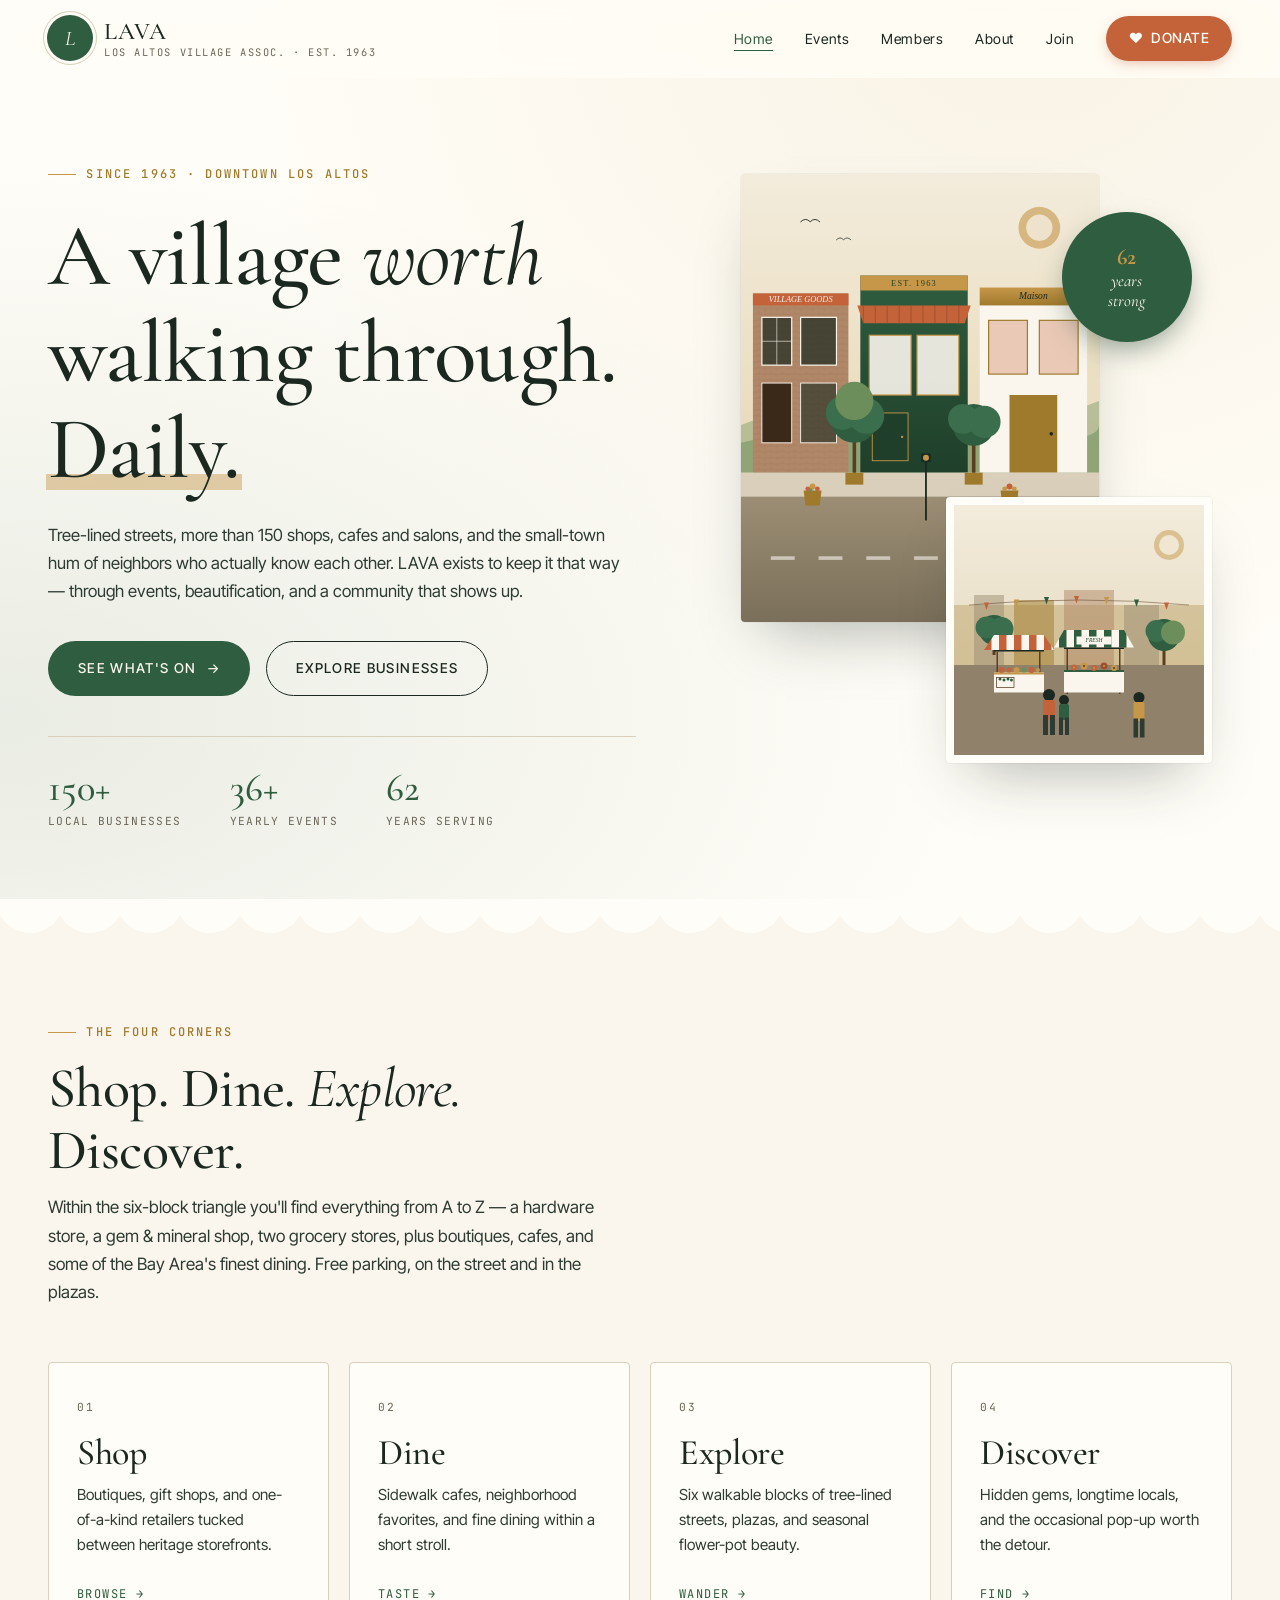
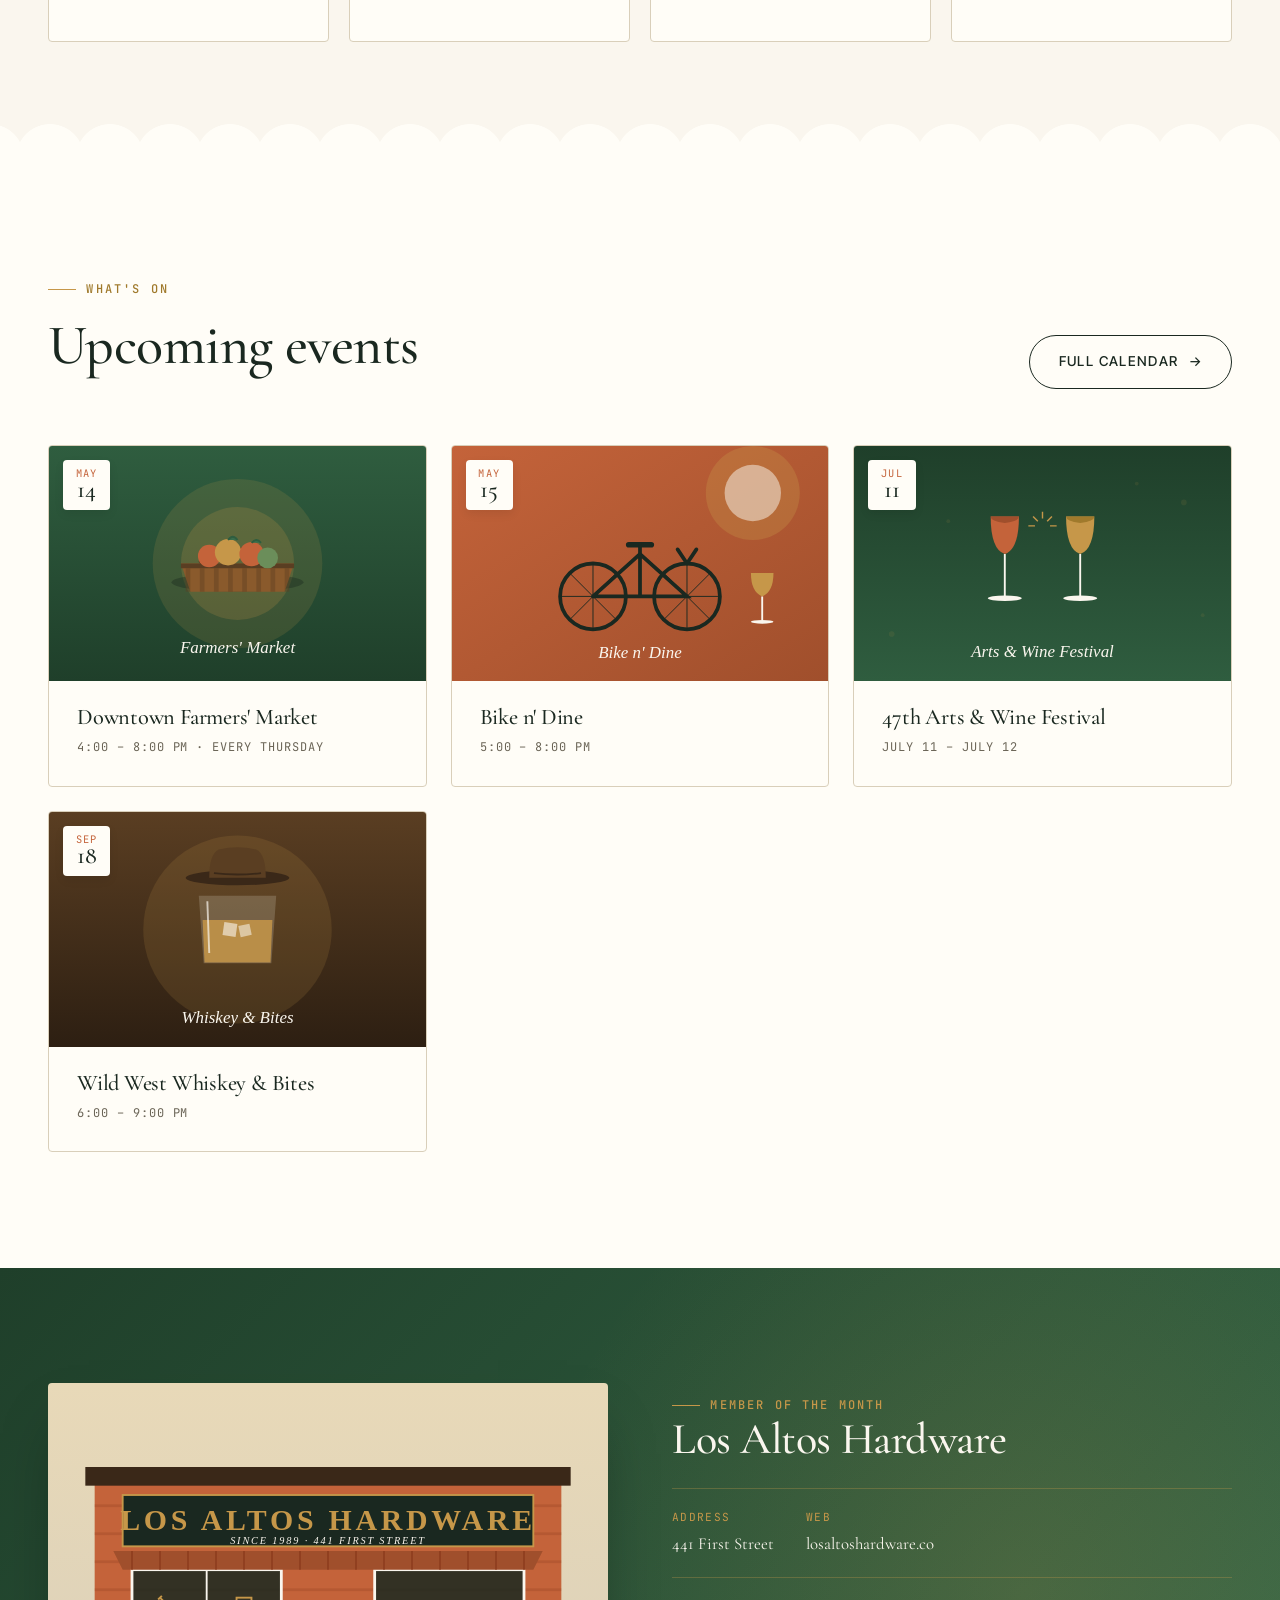
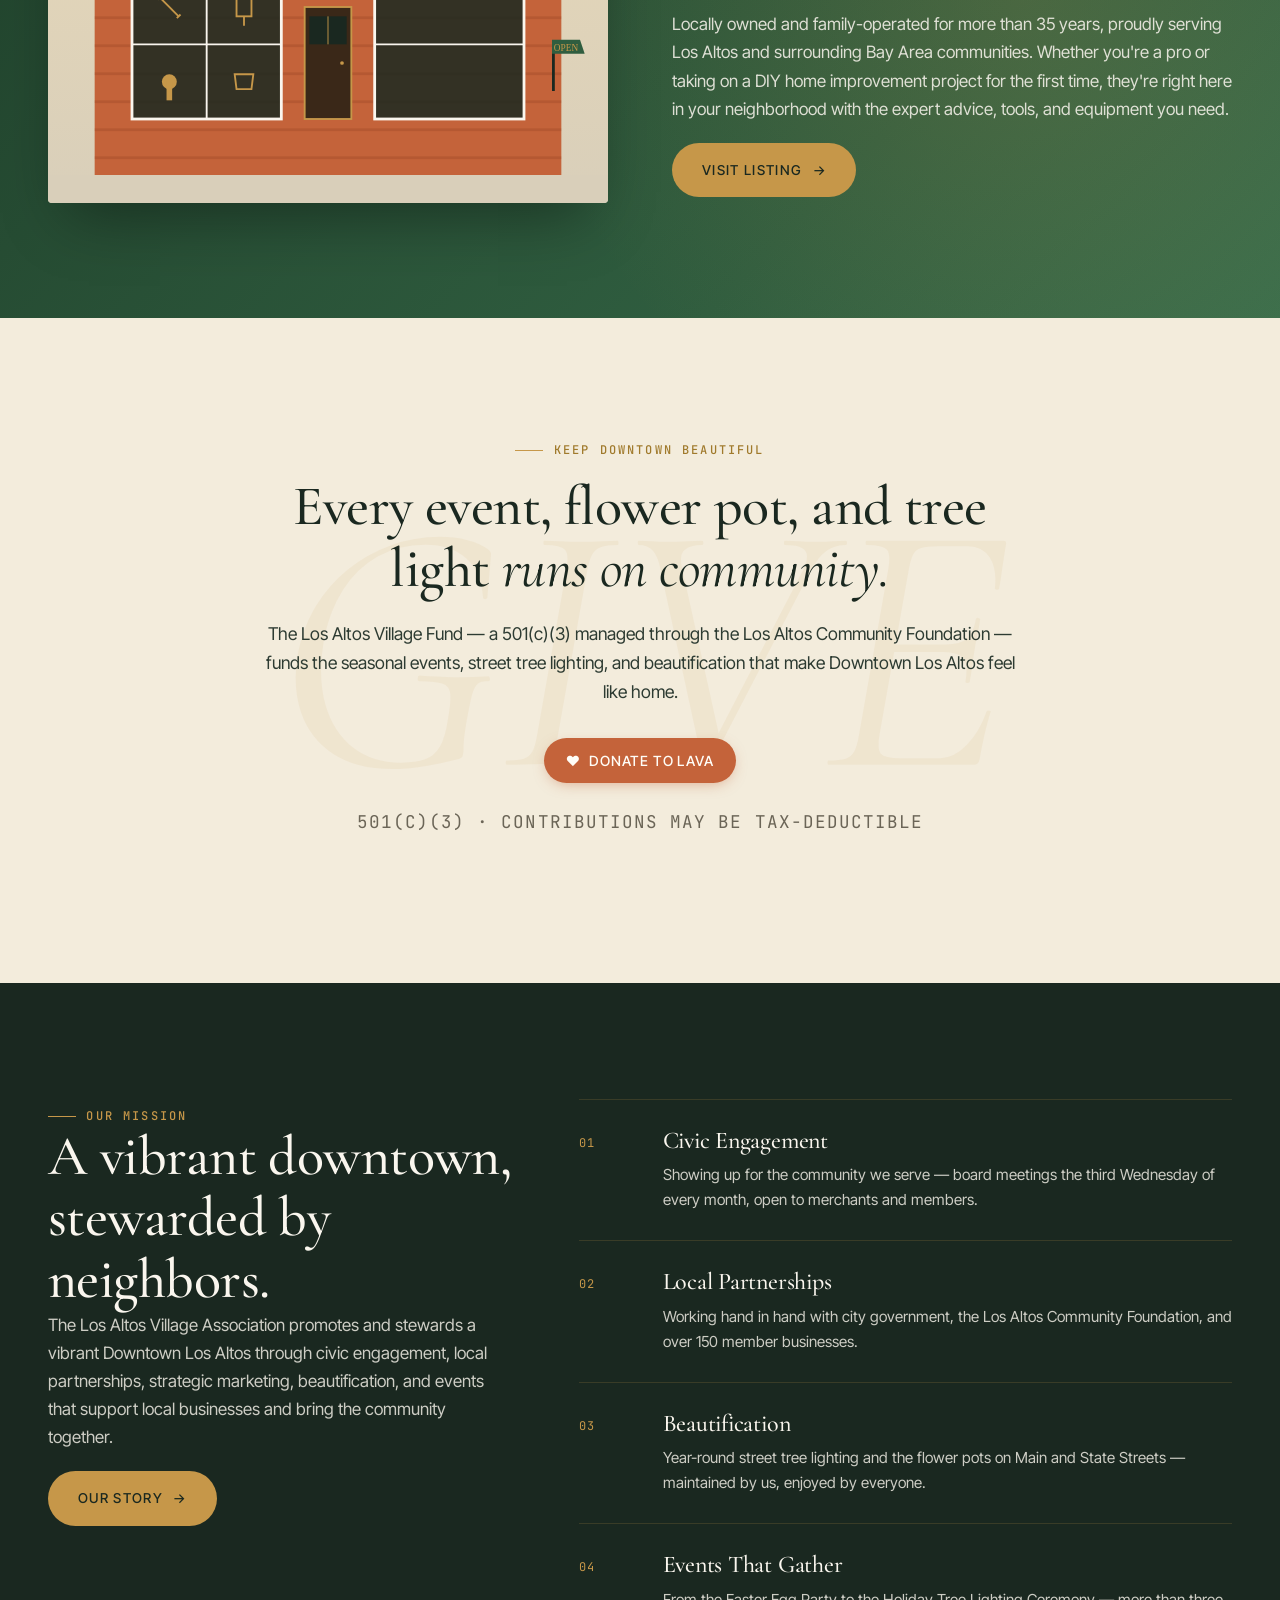
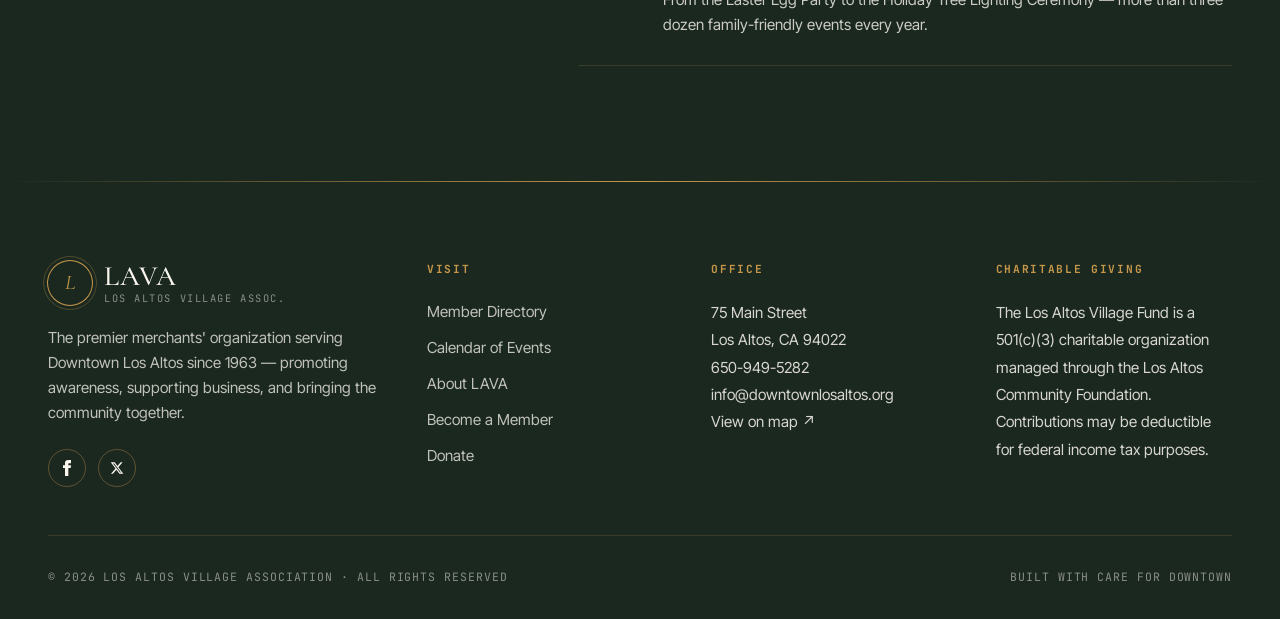
<file: index.html>
<!DOCTYPE html>
<html lang="en">
<head>
<meta charset="UTF-8" />
<meta name="viewport" content="width=device-width, initial-scale=1.0" />
<title>LAVA — Los Altos Village Association | Downtown Los Altos</title>
<meta name="description" content="The Los Altos Village Association (LAVA) promotes and stewards a vibrant Downtown Los Altos through civic engagement, events, and local partnerships." />
<link rel="preconnect" href="https://fonts.googleapis.com" />
<link rel="preconnect" href="https://fonts.gstatic.com" crossorigin />
<link href="https://fonts.googleapis.com/css2?family=Cormorant+Garamond:ital,wght@0,400;0,500;0,600;1,400;1,500&family=Inter+Tight:wght@300;400;500;600&family=JetBrains+Mono:wght@400;500&display=swap" rel="stylesheet" />
<link rel="stylesheet" href="css/style.css" />
</head>
<body>

<!-- ===== Header ===== -->
<header class="site-header">
  <nav class="nav" aria-label="Primary">
    <a class="brand" href="index.html" aria-label="LAVA Home">
      <span class="brand-mark">L</span>
      <span class="brand-name">
        <span class="lava">LAVA</span>
        <span class="full">Los Altos Village Assoc. · Est. 1963</span>
      </span>
    </a>
    <button class="nav-toggle" aria-label="Toggle menu" aria-expanded="false">
      <span></span><span></span><span></span>
    </button>
    <ul class="nav-links" role="menu">
      <li><a href="index.html">Home</a></li>
      <li><a href="events.html">Events</a></li>
      <li><a href="directory.html">Members</a></li>
      <li><a href="about.html">About</a></li>
      <li><a href="join.html">Join</a></li>
      <li><a class="btn-donate" href="donate.html"><span class="heart">♥</span> Donate</a></li>
    </ul>
  </nav>
</header>

<main>

<!-- ===== Hero ===== -->
<section class="hero">
  <div class="container">
    <div class="hero-grid">
      <div class="hero-copy">
        <span class="eyebrow">Since 1963 · Downtown Los Altos</span>
        <h1>A village <span class="italic-accent">worth</span><br/>walking through. <span class="underline-word">Daily.</span></h1>
        <p class="hero-lead">
          Tree-lined streets, more than 150 shops, cafes and salons, and the small-town hum of neighbors who actually know each other. LAVA exists to keep it that way — through events, beautification, and a community that shows up.
        </p>
        <div class="hero-actions">
          <a class="btn btn-primary" href="events.html">See What's On <span class="arrow">→</span></a>
          <a class="btn btn-outline" href="directory.html">Explore Businesses</a>
        </div>
        <div class="hero-stats">
          <div class="stat">
            <span class="num"><span data-count="150">0</span>+</span>
            <span class="label">Local Businesses</span>
          </div>
          <div class="stat">
            <span class="num"><span data-count="36">0</span>+</span>
            <span class="label">Yearly Events</span>
          </div>
          <div class="stat">
            <span class="num"><span data-count="62">0</span></span>
            <span class="label">Years Serving</span>
          </div>
        </div>
      </div>
      <div class="hero-visual" aria-hidden="true">
        <div class="frame frame-main">
          <img src="images/downtown-street.svg" alt="Downtown Los Altos street scene" />
        </div>
        <div class="frame frame-sub">
          <img src="images/farmers-market.svg" alt="Farmers market scene" />
        </div>
        <div class="badge">
          <div class="badge-inner">
            <strong>62</strong>
            years<br/>strong
          </div>
        </div>
      </div>
    </div>
  </div>
</section>

<!-- ===== Pillars ===== -->
<section class="section pillars">
  <div class="container">
    <div class="section-label reveal">
      <div class="head">
        <span class="eyebrow">The Four Corners</span>
        <h2>Shop. Dine. <span class="italic-accent">Explore.</span> Discover.</h2>
        <p>Within the six-block triangle you'll find everything from A to Z — a hardware store, a gem &amp; mineral shop, two grocery stores, plus boutiques, cafes, and some of the Bay Area's finest dining. Free parking, on the street and in the plazas.</p>
      </div>
    </div>
    <div class="pillar-grid">
      <a class="pillar reveal" href="directory.html?cat=shop">
        <span class="num">01</span>
        <h3>Shop</h3>
        <p>Boutiques, gift shops, and one-of-a-kind retailers tucked between heritage storefronts.</p>
        <span class="pillar-arrow">Browse <span>→</span></span>
      </a>
      <a class="pillar reveal reveal-delay-1" href="directory.html?cat=dine">
        <span class="num">02</span>
        <h3>Dine</h3>
        <p>Sidewalk cafes, neighborhood favorites, and fine dining within a short stroll.</p>
        <span class="pillar-arrow">Taste <span>→</span></span>
      </a>
      <a class="pillar reveal reveal-delay-2" href="directory.html?cat=explore">
        <span class="num">03</span>
        <h3>Explore</h3>
        <p>Six walkable blocks of tree-lined streets, plazas, and seasonal flower-pot beauty.</p>
        <span class="pillar-arrow">Wander <span>→</span></span>
      </a>
      <a class="pillar reveal reveal-delay-3" href="directory.html?cat=discover">
        <span class="num">04</span>
        <h3>Discover</h3>
        <p>Hidden gems, longtime locals, and the occasional pop-up worth the detour.</p>
        <span class="pillar-arrow">Find <span>→</span></span>
      </a>
    </div>
  </div>
</section>

<!-- ===== Upcoming Events ===== -->
<section class="section">
  <div class="container">
    <div class="section-label reveal">
      <div class="head">
        <span class="eyebrow">What's On</span>
        <h2>Upcoming events</h2>
      </div>
      <a class="btn btn-outline" href="events.html">Full Calendar <span class="arrow">→</span></a>
    </div>
    <div class="events-grid">
      <article class="event-card reveal">
        <div class="img-wrap">
          <img src="images/event-farmers.svg" alt="Farmers Market" />
          <div class="date-tag"><span class="month">May</span><span class="day">14</span></div>
        </div>
        <div class="body">
          <h3>Downtown Farmers' Market</h3>
          <p class="time">4:00 – 8:00 pm · Every Thursday</p>
        </div>
      </article>
      <article class="event-card reveal reveal-delay-1">
        <div class="img-wrap">
          <img src="images/event-bike.svg" alt="Bike n Dine" />
          <div class="date-tag"><span class="month">May</span><span class="day">15</span></div>
        </div>
        <div class="body">
          <h3>Bike n' Dine</h3>
          <p class="time">5:00 – 8:00 pm</p>
        </div>
      </article>
      <article class="event-card reveal reveal-delay-2">
        <div class="img-wrap">
          <img src="images/event-wine.svg" alt="Arts and Wine Festival" />
          <div class="date-tag"><span class="month">Jul</span><span class="day">11</span></div>
        </div>
        <div class="body">
          <h3>47th Arts &amp; Wine Festival</h3>
          <p class="time">July 11 – July 12</p>
        </div>
      </article>
      <article class="event-card reveal reveal-delay-3">
        <div class="img-wrap">
          <img src="images/event-whiskey.svg" alt="Whiskey and Bites" />
          <div class="date-tag"><span class="month">Sep</span><span class="day">18</span></div>
        </div>
        <div class="body">
          <h3>Wild West Whiskey &amp; Bites</h3>
          <p class="time">6:00 – 9:00 pm</p>
        </div>
      </article>
    </div>
  </div>
</section>

<!-- ===== Member of the Month ===== -->
<section class="section member-feature" id="MemberofMonth">
  <div class="container">
    <div class="member-grid">
      <div class="img-wrap reveal">
        <img src="images/member-hardware.svg" alt="Los Altos Hardware storefront" />
      </div>
      <div class="reveal reveal-delay-1">
        <span class="eyebrow">Member of the Month</span>
        <h3>Los Altos Hardware</h3>
        <dl class="meta">
          <div>
            <dt>Address</dt>
            <dd>441 First Street</dd>
          </div>
          <div>
            <dt>Web</dt>
            <dd><a href="https://losaltoshardware.co">losaltoshardware.co</a></dd>
          </div>
        </dl>
        <p>
          Locally owned and family-operated for more than 35 years, proudly serving Los Altos and surrounding Bay Area communities. Whether you're a pro or taking on a DIY home improvement project for the first time, they're right here in your neighborhood with the expert advice, tools, and equipment you need.
        </p>
        <p style="margin-top:1.25rem">
          <a class="btn btn-gold" href="directory.html#los-altos-hardware">Visit Listing <span class="arrow">→</span></a>
        </p>
      </div>
    </div>
  </div>
</section>

<!-- ===== Donate strip ===== -->
<section class="section donate-strip">
  <div class="container">
    <div class="donate-card reveal">
      <span class="eyebrow">Keep Downtown Beautiful</span>
      <h2>Every event, flower pot, and tree light <span class="italic-accent">runs on community.</span></h2>
      <p>
        The Los Altos Village Fund — a 501(c)(3) managed through the Los Altos Community Foundation — funds the seasonal events, street tree lighting, and beautification that make Downtown Los Altos feel like home.
      </p>
      <a class="btn-donate" href="donate.html" style="font-size:0.95rem; padding: 1rem 2rem">
        <span class="heart">♥</span> Donate to LAVA
      </a>
      <p class="tax-note">501(c)(3) · Contributions may be tax-deductible</p>
    </div>
  </div>
</section>

<!-- ===== Mission & Values ===== -->
<section class="section mission">
  <div class="container">
    <div class="mission-grid">
      <div class="reveal">
        <span class="eyebrow">Our Mission</span>
        <h2>A vibrant downtown, stewarded by neighbors.</h2>
        <p>
          The Los Altos Village Association promotes and stewards a vibrant Downtown Los Altos through civic engagement, local partnerships, strategic marketing, beautification, and events that support local businesses and bring the community together.
        </p>
        <p style="margin-top: 1.25rem">
          <a class="btn btn-gold" href="about.html">Our Story <span class="arrow">→</span></a>
        </p>
      </div>
      <ul class="values-list reveal reveal-delay-1">
        <li>
          <span class="v-num">01</span>
          <div>
            <h4>Civic Engagement</h4>
            <p>Showing up for the community we serve — board meetings the third Wednesday of every month, open to merchants and members.</p>
          </div>
        </li>
        <li>
          <span class="v-num">02</span>
          <div>
            <h4>Local Partnerships</h4>
            <p>Working hand in hand with city government, the Los Altos Community Foundation, and over 150 member businesses.</p>
          </div>
        </li>
        <li>
          <span class="v-num">03</span>
          <div>
            <h4>Beautification</h4>
            <p>Year-round street tree lighting and the flower pots on Main and State Streets — maintained by us, enjoyed by everyone.</p>
          </div>
        </li>
        <li>
          <span class="v-num">04</span>
          <div>
            <h4>Events That Gather</h4>
            <p>From the Easter Egg Party to the Holiday Tree Lighting Ceremony — more than three dozen family-friendly events every year.</p>
          </div>
        </li>
      </ul>
    </div>
  </div>
</section>

</main>

<!-- ===== Footer ===== -->
<footer class="site-footer">
  <div class="container">
    <div class="footer-grid">
      <div class="footer-brand">
        <a class="brand" href="index.html">
          <span class="brand-mark">L</span>
          <span class="brand-name">
            <span class="lava">LAVA</span>
            <span class="full">Los Altos Village Assoc.</span>
          </span>
        </a>
        <p>The premier merchants' organization serving Downtown Los Altos since 1963 — promoting awareness, supporting business, and bringing the community together.</p>
        <div class="social">
          <a href="https://www.facebook.com/DowntownLosAltos/" aria-label="Facebook">
            <svg width="16" height="16" viewBox="0 0 24 24" fill="currentColor"><path d="M9 8h-3v4h3v12h5v-12h3.642l.358-4h-4v-1.667c0-.955.192-1.333 1.115-1.333h2.885v-5h-3.808c-3.596 0-5.192 1.583-5.192 4.615v3.385z"/></svg>
          </a>
          <a href="https://twitter.com/LosAltosVillage" aria-label="X">
            <svg width="14" height="14" viewBox="0 0 24 24" fill="currentColor"><path d="M18.244 2.25h3.308l-7.227 8.26 8.502 11.24H16.17l-5.214-6.817L4.99 21.75H1.68l7.73-8.835L1.254 2.25H8.08l4.713 6.231zm-1.161 17.52h1.833L7.084 4.126H5.117z"/></svg>
          </a>
        </div>
      </div>
      <div>
        <h5>Visit</h5>
        <ul>
          <li><a href="directory.html">Member Directory</a></li>
          <li><a href="events.html">Calendar of Events</a></li>
          <li><a href="about.html">About LAVA</a></li>
          <li><a href="join.html">Become a Member</a></li>
          <li><a href="donate.html">Donate</a></li>
        </ul>
      </div>
      <div>
        <h5>Office</h5>
        <p class="contact-info">
          75 Main Street<br/>
          Los Altos, CA 94022<br/>
          <a href="tel:6509495282">650-949-5282</a><br/>
          <a href="mailto:info@downtownlosaltos.org">info@downtownlosaltos.org</a><br/>
          <a href="https://maps.app.goo.gl/fuakCerPKRZQ5E5v6">View on map ↗</a>
        </p>
      </div>
      <div>
        <h5>Charitable Giving</h5>
        <p class="contact-info">
          The Los Altos Village Fund is a 501(c)(3) charitable organization managed through the Los Altos Community Foundation. Contributions may be deductible for federal income tax purposes.
        </p>
      </div>
    </div>
    <div class="footer-bottom">
      <span>© 2026 Los Altos Village Association · All rights reserved</span>
      <span>Built with care for Downtown</span>
    </div>
  </div>
</footer>

<script src="js/main.js"></script>
</body>
</html>
</file>
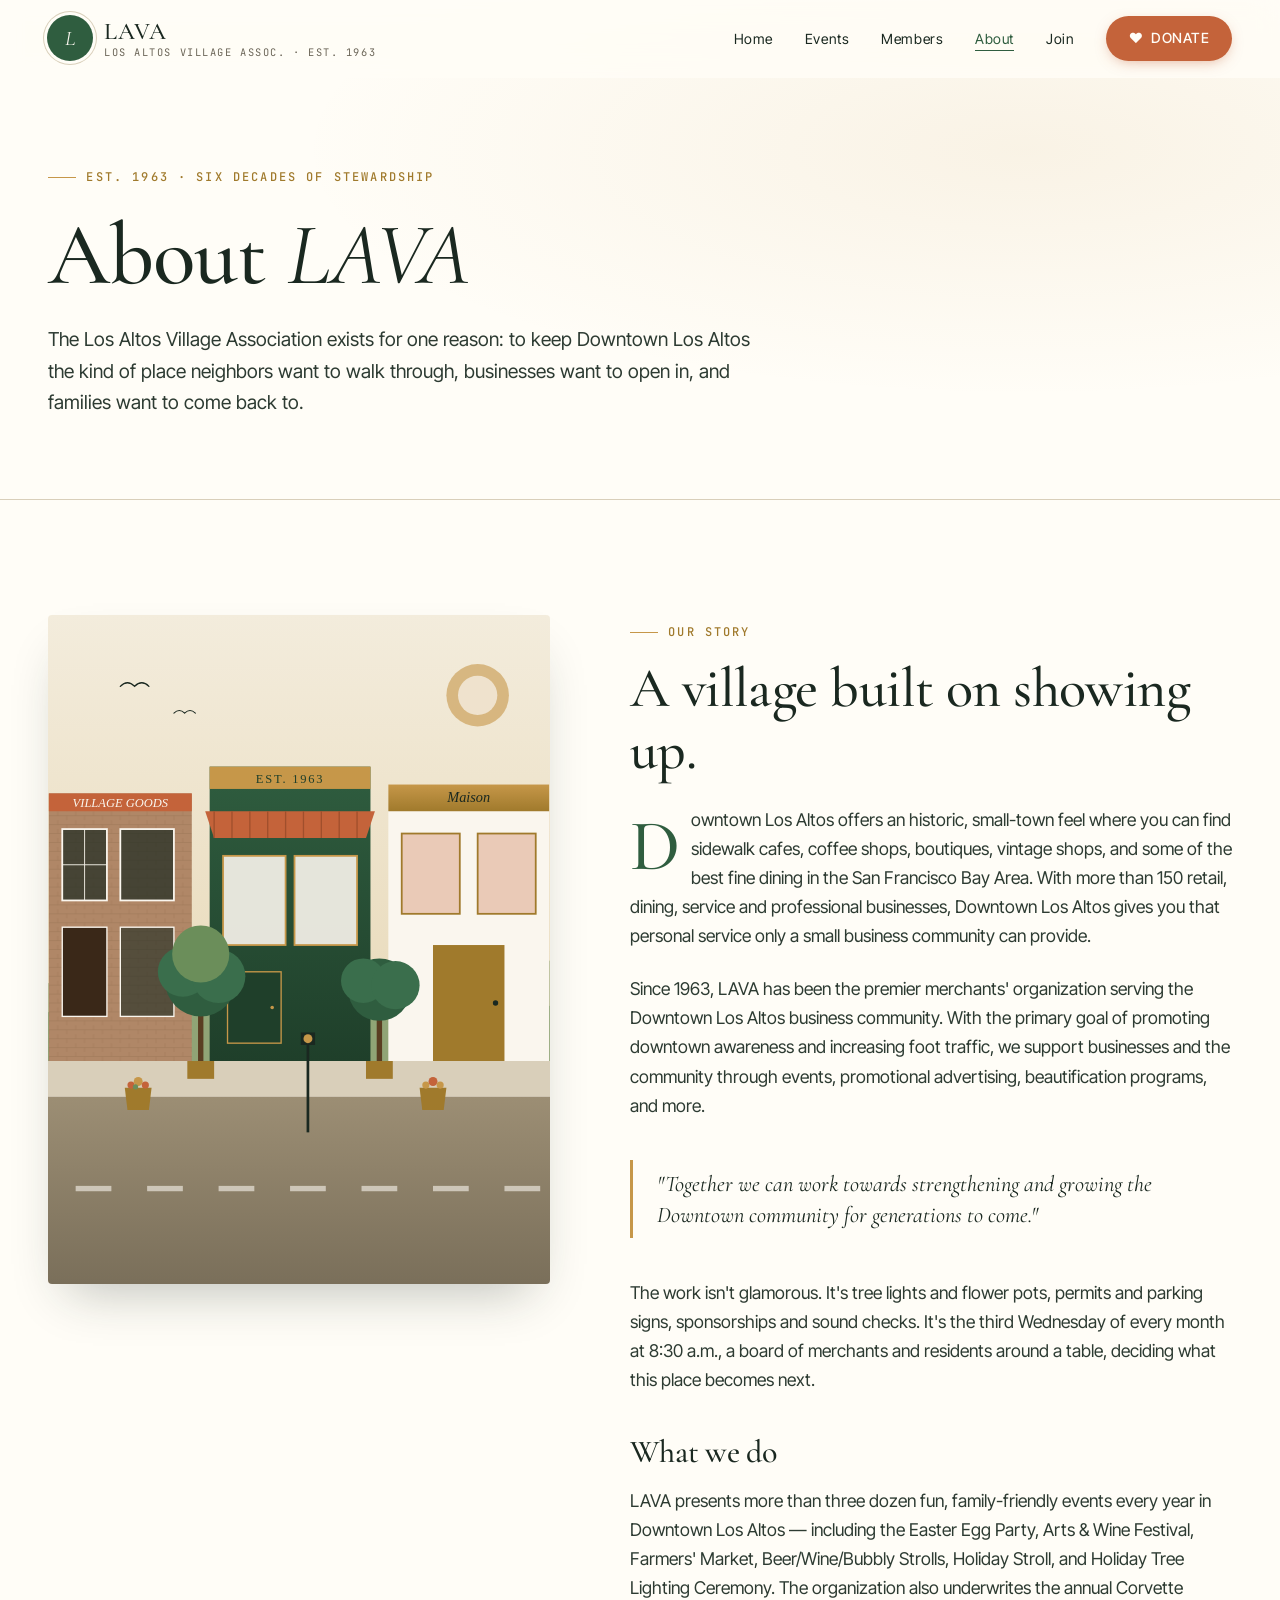
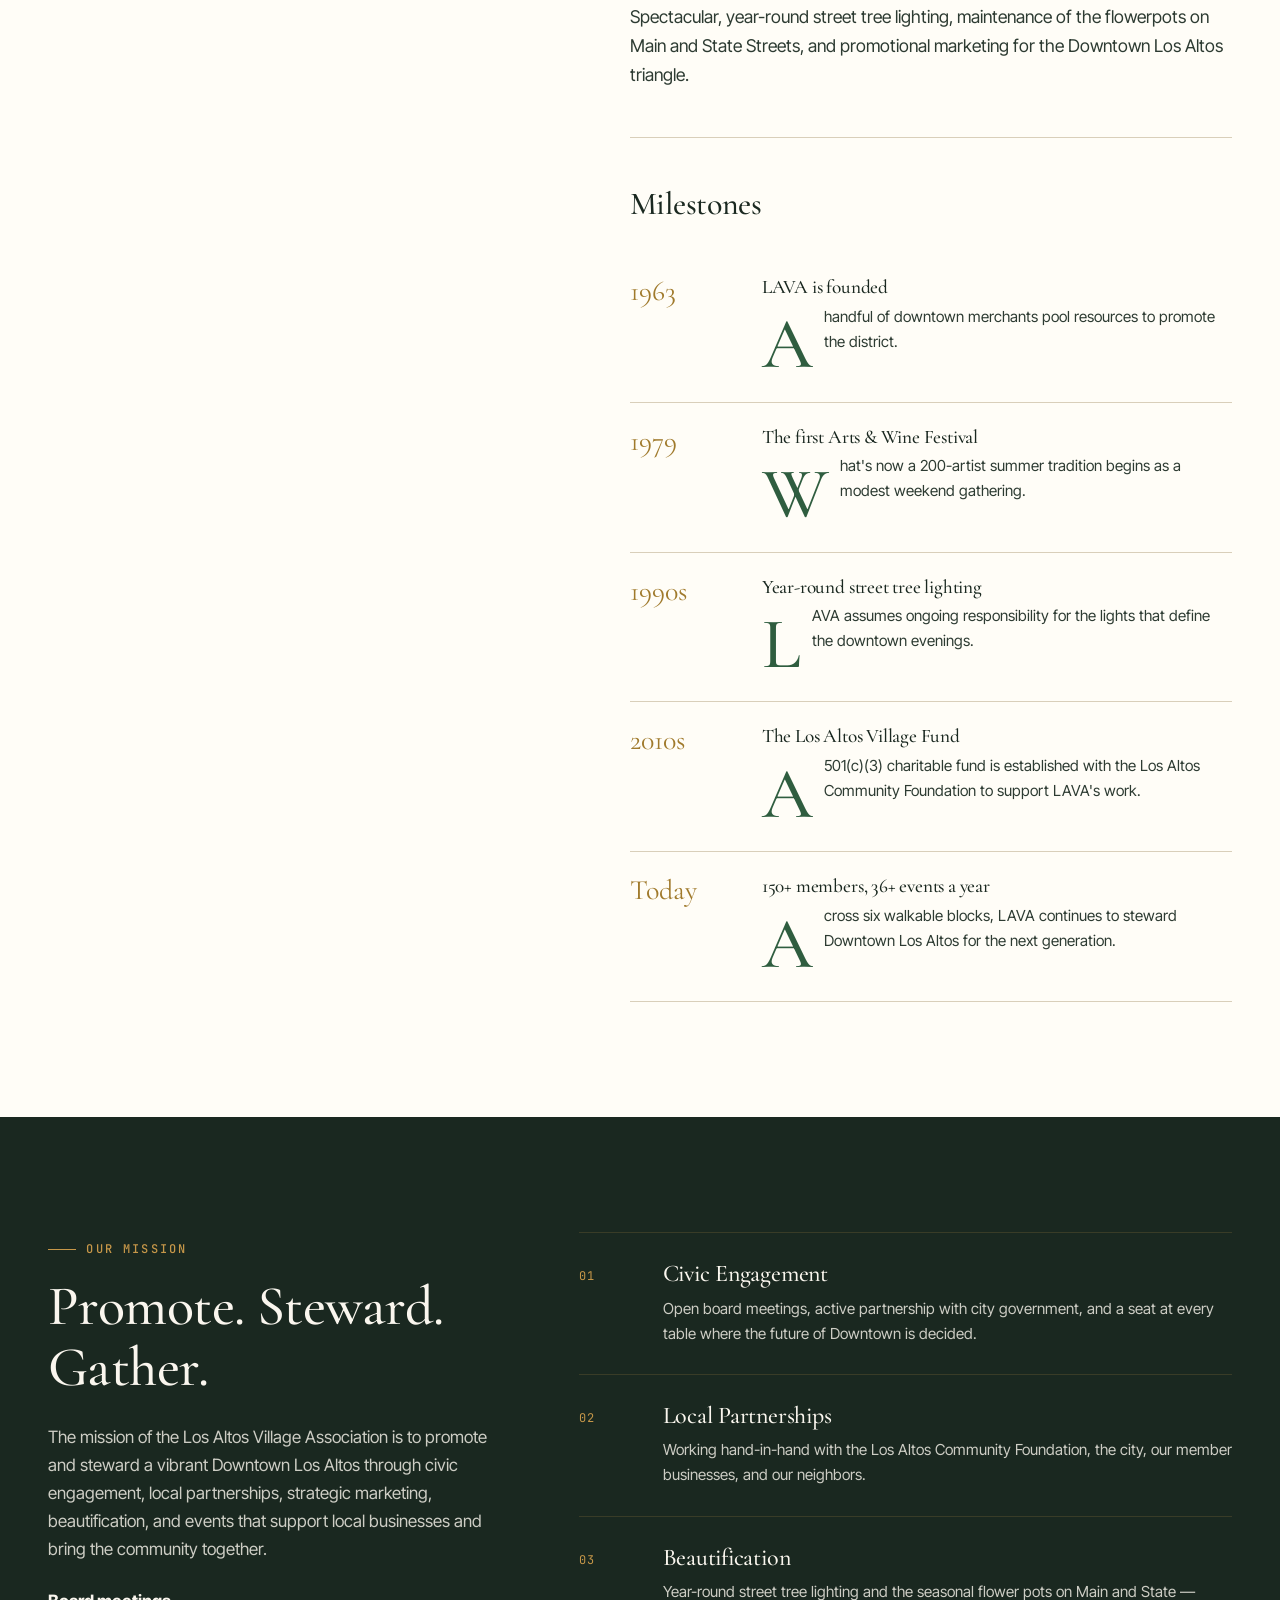
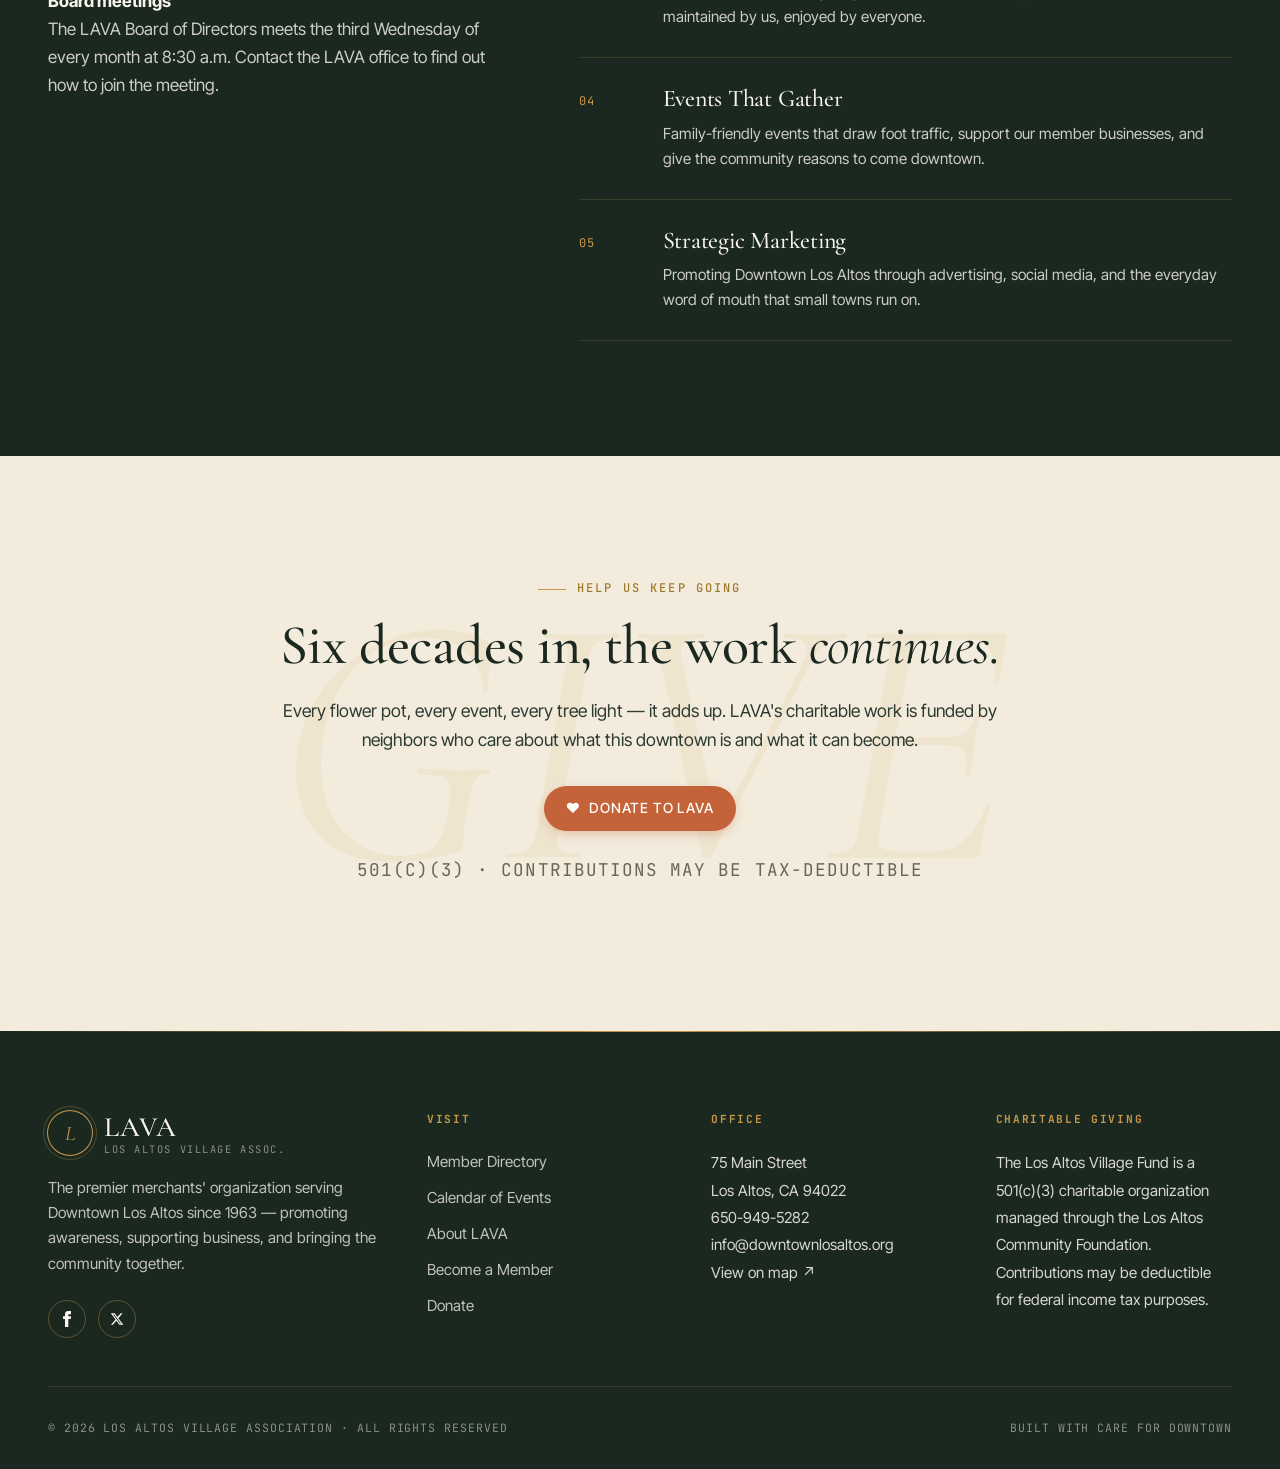
<file: about.html>
<!DOCTYPE html>
<html lang="en">
<head>
<meta charset="UTF-8" />
<meta name="viewport" content="width=device-width, initial-scale=1.0" />
<title>About — LAVA</title>
<meta name="description" content="Since 1963, the Los Altos Village Association has been the premier merchants' organization serving Downtown Los Altos." />
<link rel="preconnect" href="https://fonts.googleapis.com" />
<link rel="preconnect" href="https://fonts.gstatic.com" crossorigin />
<link href="https://fonts.googleapis.com/css2?family=Cormorant+Garamond:ital,wght@0,400;0,500;0,600;1,400;1,500&family=Inter+Tight:wght@300;400;500;600&family=JetBrains+Mono:wght@400;500&display=swap" rel="stylesheet" />
<link rel="stylesheet" href="css/style.css" />
</head>
<body>

<header class="site-header">
  <nav class="nav" aria-label="Primary">
    <a class="brand" href="index.html" aria-label="LAVA Home">
      <span class="brand-mark">L</span>
      <span class="brand-name">
        <span class="lava">LAVA</span>
        <span class="full">Los Altos Village Assoc. · Est. 1963</span>
      </span>
    </a>
    <button class="nav-toggle" aria-label="Toggle menu" aria-expanded="false">
      <span></span><span></span><span></span>
    </button>
    <ul class="nav-links" role="menu">
      <li><a href="index.html">Home</a></li>
      <li><a href="events.html">Events</a></li>
      <li><a href="directory.html">Members</a></li>
      <li><a href="about.html">About</a></li>
      <li><a href="join.html">Join</a></li>
      <li><a class="btn-donate" href="donate.html"><span class="heart">♥</span> Donate</a></li>
    </ul>
  </nav>
</header>

<main>

<section class="page-hero">
  <div class="container">
    <span class="eyebrow">Est. 1963 · Six Decades of Stewardship</span>
    <h1>About <span class="italic-accent">LAVA</span></h1>
    <p class="lead">The Los Altos Village Association exists for one reason: to keep Downtown Los Altos the kind of place neighbors want to walk through, businesses want to open in, and families want to come back to.</p>
  </div>
</section>

<section class="section">
  <div class="container">
    <div class="story">
      <div class="img-wrap reveal">
        <img src="images/downtown-street.svg" alt="Downtown Los Altos" />
      </div>
      <div class="story-body reveal reveal-delay-1">
        <span class="eyebrow">Our Story</span>
        <h2 style="margin: 1rem 0 1.5rem">A village built on showing up.</h2>
        <p>Downtown Los Altos offers an historic, small-town feel where you can find sidewalk cafes, coffee shops, boutiques, vintage shops, and some of the best fine dining in the San Francisco Bay Area. With more than 150 retail, dining, service and professional businesses, Downtown Los Altos gives you that personal service only a small business community can provide.</p>

        <p>Since 1963, LAVA has been the premier merchants' organization serving the Downtown Los Altos business community. With the primary goal of promoting downtown awareness and increasing foot traffic, we support businesses and the community through events, promotional advertising, beautification programs, and more.</p>

        <blockquote>
          "Together we can work towards strengthening and growing the Downtown community for generations to come."
        </blockquote>

        <p>The work isn't glamorous. It's tree lights and flower pots, permits and parking signs, sponsorships and sound checks. It's the third Wednesday of every month at 8:30 a.m., a board of merchants and residents around a table, deciding what this place becomes next.</p>

        <h3 style="margin: 2.5rem 0 1rem">What we do</h3>
        <p>LAVA presents more than three dozen fun, family-friendly events every year in Downtown Los Altos — including the Easter Egg Party, Arts &amp; Wine Festival, Farmers' Market, Beer/Wine/Bubbly Strolls, Holiday Stroll, and Holiday Tree Lighting Ceremony. The organization also underwrites the annual Corvette Spectacular, year-round street tree lighting, maintenance of the flowerpots on Main and State Streets, and promotional marketing for the Downtown Los Altos triangle.</p>

        <div class="timeline">
          <h3 style="margin-bottom: 2rem">Milestones</h3>
          <div class="timeline-item">
            <span class="yr">1963</span>
            <div>
              <h4>LAVA is founded</h4>
              <p>A handful of downtown merchants pool resources to promote the district.</p>
            </div>
          </div>
          <div class="timeline-item">
            <span class="yr">1979</span>
            <div>
              <h4>The first Arts &amp; Wine Festival</h4>
              <p>What's now a 200-artist summer tradition begins as a modest weekend gathering.</p>
            </div>
          </div>
          <div class="timeline-item">
            <span class="yr">1990s</span>
            <div>
              <h4>Year-round street tree lighting</h4>
              <p>LAVA assumes ongoing responsibility for the lights that define the downtown evenings.</p>
            </div>
          </div>
          <div class="timeline-item">
            <span class="yr">2010s</span>
            <div>
              <h4>The Los Altos Village Fund</h4>
              <p>A 501(c)(3) charitable fund is established with the Los Altos Community Foundation to support LAVA's work.</p>
            </div>
          </div>
          <div class="timeline-item">
            <span class="yr">Today</span>
            <div>
              <h4>150+ members, 36+ events a year</h4>
              <p>Across six walkable blocks, LAVA continues to steward Downtown Los Altos for the next generation.</p>
            </div>
          </div>
        </div>

      </div>
    </div>
  </div>
</section>

<section class="section mission">
  <div class="container">
    <div class="mission-grid">
      <div class="reveal">
        <span class="eyebrow">Our Mission</span>
        <h2 style="margin: 1rem 0 1.5rem">Promote. Steward. Gather.</h2>
        <p>The mission of the Los Altos Village Association is to promote and steward a vibrant Downtown Los Altos through civic engagement, local partnerships, strategic marketing, beautification, and events that support local businesses and bring the community together.</p>
        <p style="margin-top:1.5rem"><strong style="color:var(--cream)">Board meetings</strong><br/>The LAVA Board of Directors meets the third Wednesday of every month at 8:30 a.m. Contact the LAVA office to find out how to join the meeting.</p>
      </div>
      <ul class="values-list reveal reveal-delay-1">
        <li>
          <span class="v-num">01</span>
          <div>
            <h4>Civic Engagement</h4>
            <p>Open board meetings, active partnership with city government, and a seat at every table where the future of Downtown is decided.</p>
          </div>
        </li>
        <li>
          <span class="v-num">02</span>
          <div>
            <h4>Local Partnerships</h4>
            <p>Working hand-in-hand with the Los Altos Community Foundation, the city, our member businesses, and our neighbors.</p>
          </div>
        </li>
        <li>
          <span class="v-num">03</span>
          <div>
            <h4>Beautification</h4>
            <p>Year-round street tree lighting and the seasonal flower pots on Main and State — maintained by us, enjoyed by everyone.</p>
          </div>
        </li>
        <li>
          <span class="v-num">04</span>
          <div>
            <h4>Events That Gather</h4>
            <p>Family-friendly events that draw foot traffic, support our member businesses, and give the community reasons to come downtown.</p>
          </div>
        </li>
        <li>
          <span class="v-num">05</span>
          <div>
            <h4>Strategic Marketing</h4>
            <p>Promoting Downtown Los Altos through advertising, social media, and the everyday word of mouth that small towns run on.</p>
          </div>
        </li>
      </ul>
    </div>
  </div>
</section>

<section class="section donate-strip">
  <div class="container">
    <div class="donate-card reveal">
      <span class="eyebrow">Help Us Keep Going</span>
      <h2>Six decades in, the work <span class="italic-accent">continues.</span></h2>
      <p>Every flower pot, every event, every tree light — it adds up. LAVA's charitable work is funded by neighbors who care about what this downtown is and what it can become.</p>
      <a class="btn-donate" href="donate.html" style="font-size:0.95rem; padding: 1rem 2rem">
        <span class="heart">♥</span> Donate to LAVA
      </a>
      <p class="tax-note">501(c)(3) · Contributions may be tax-deductible</p>
    </div>
  </div>
</section>

</main>

<footer class="site-footer">
  <div class="container">
    <div class="footer-grid">
      <div class="footer-brand">
        <a class="brand" href="index.html">
          <span class="brand-mark">L</span>
          <span class="brand-name">
            <span class="lava">LAVA</span>
            <span class="full">Los Altos Village Assoc.</span>
          </span>
        </a>
        <p>The premier merchants' organization serving Downtown Los Altos since 1963 — promoting awareness, supporting business, and bringing the community together.</p>
        <div class="social">
          <a href="https://www.facebook.com/DowntownLosAltos/" aria-label="Facebook">
            <svg width="16" height="16" viewBox="0 0 24 24" fill="currentColor"><path d="M9 8h-3v4h3v12h5v-12h3.642l.358-4h-4v-1.667c0-.955.192-1.333 1.115-1.333h2.885v-5h-3.808c-3.596 0-5.192 1.583-5.192 4.615v3.385z"/></svg>
          </a>
          <a href="https://twitter.com/LosAltosVillage" aria-label="X">
            <svg width="14" height="14" viewBox="0 0 24 24" fill="currentColor"><path d="M18.244 2.25h3.308l-7.227 8.26 8.502 11.24H16.17l-5.214-6.817L4.99 21.75H1.68l7.73-8.835L1.254 2.25H8.08l4.713 6.231zm-1.161 17.52h1.833L7.084 4.126H5.117z"/></svg>
          </a>
        </div>
      </div>
      <div>
        <h5>Visit</h5>
        <ul>
          <li><a href="directory.html">Member Directory</a></li>
          <li><a href="events.html">Calendar of Events</a></li>
          <li><a href="about.html">About LAVA</a></li>
          <li><a href="join.html">Become a Member</a></li>
          <li><a href="donate.html">Donate</a></li>
        </ul>
      </div>
      <div>
        <h5>Office</h5>
        <p class="contact-info">
          75 Main Street<br/>
          Los Altos, CA 94022<br/>
          <a href="tel:6509495282">650-949-5282</a><br/>
          <a href="mailto:info@downtownlosaltos.org">info@downtownlosaltos.org</a><br/>
          <a href="https://maps.app.goo.gl/fuakCerPKRZQ5E5v6">View on map ↗</a>
        </p>
      </div>
      <div>
        <h5>Charitable Giving</h5>
        <p class="contact-info">
          The Los Altos Village Fund is a 501(c)(3) charitable organization managed through the Los Altos Community Foundation. Contributions may be deductible for federal income tax purposes.
        </p>
      </div>
    </div>
    <div class="footer-bottom">
      <span>© 2026 Los Altos Village Association · All rights reserved</span>
      <span>Built with care for Downtown</span>
    </div>
  </div>
</footer>

<script src="js/main.js"></script>
</body>
</html>
</file>
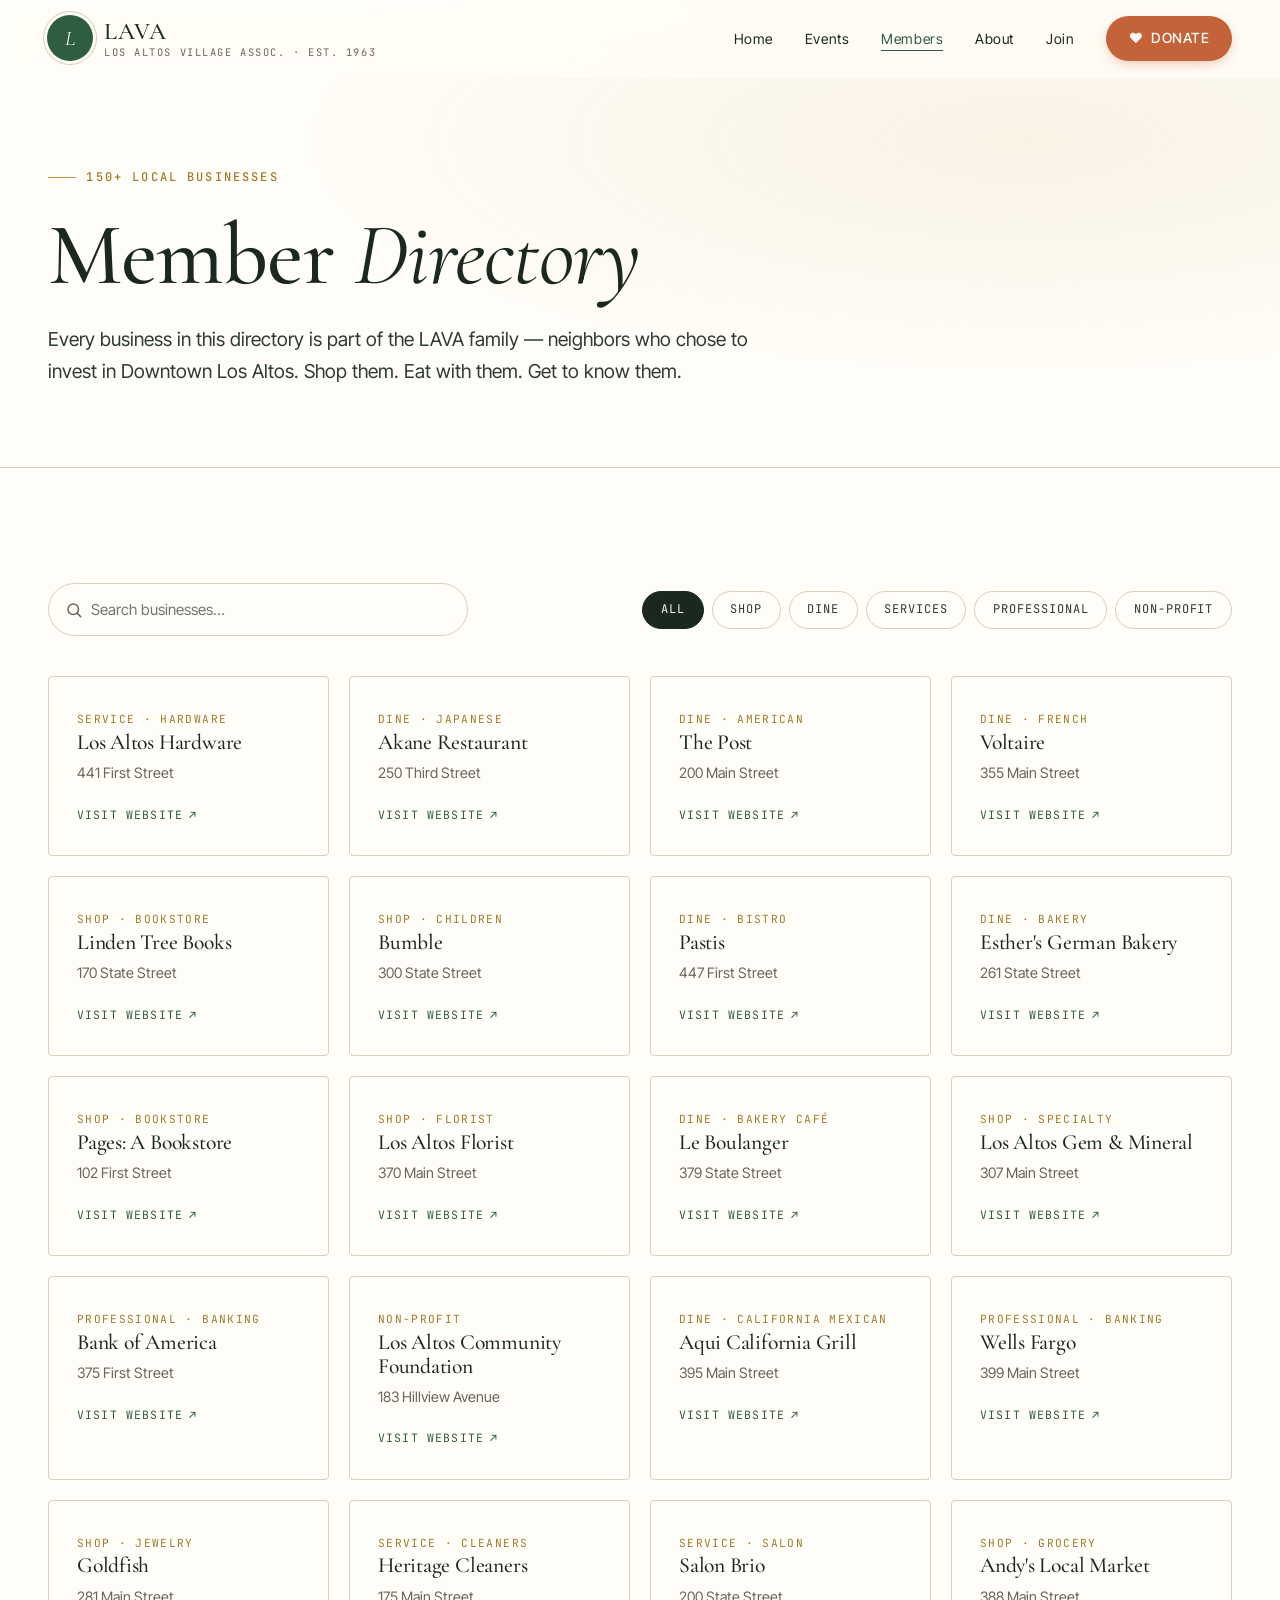
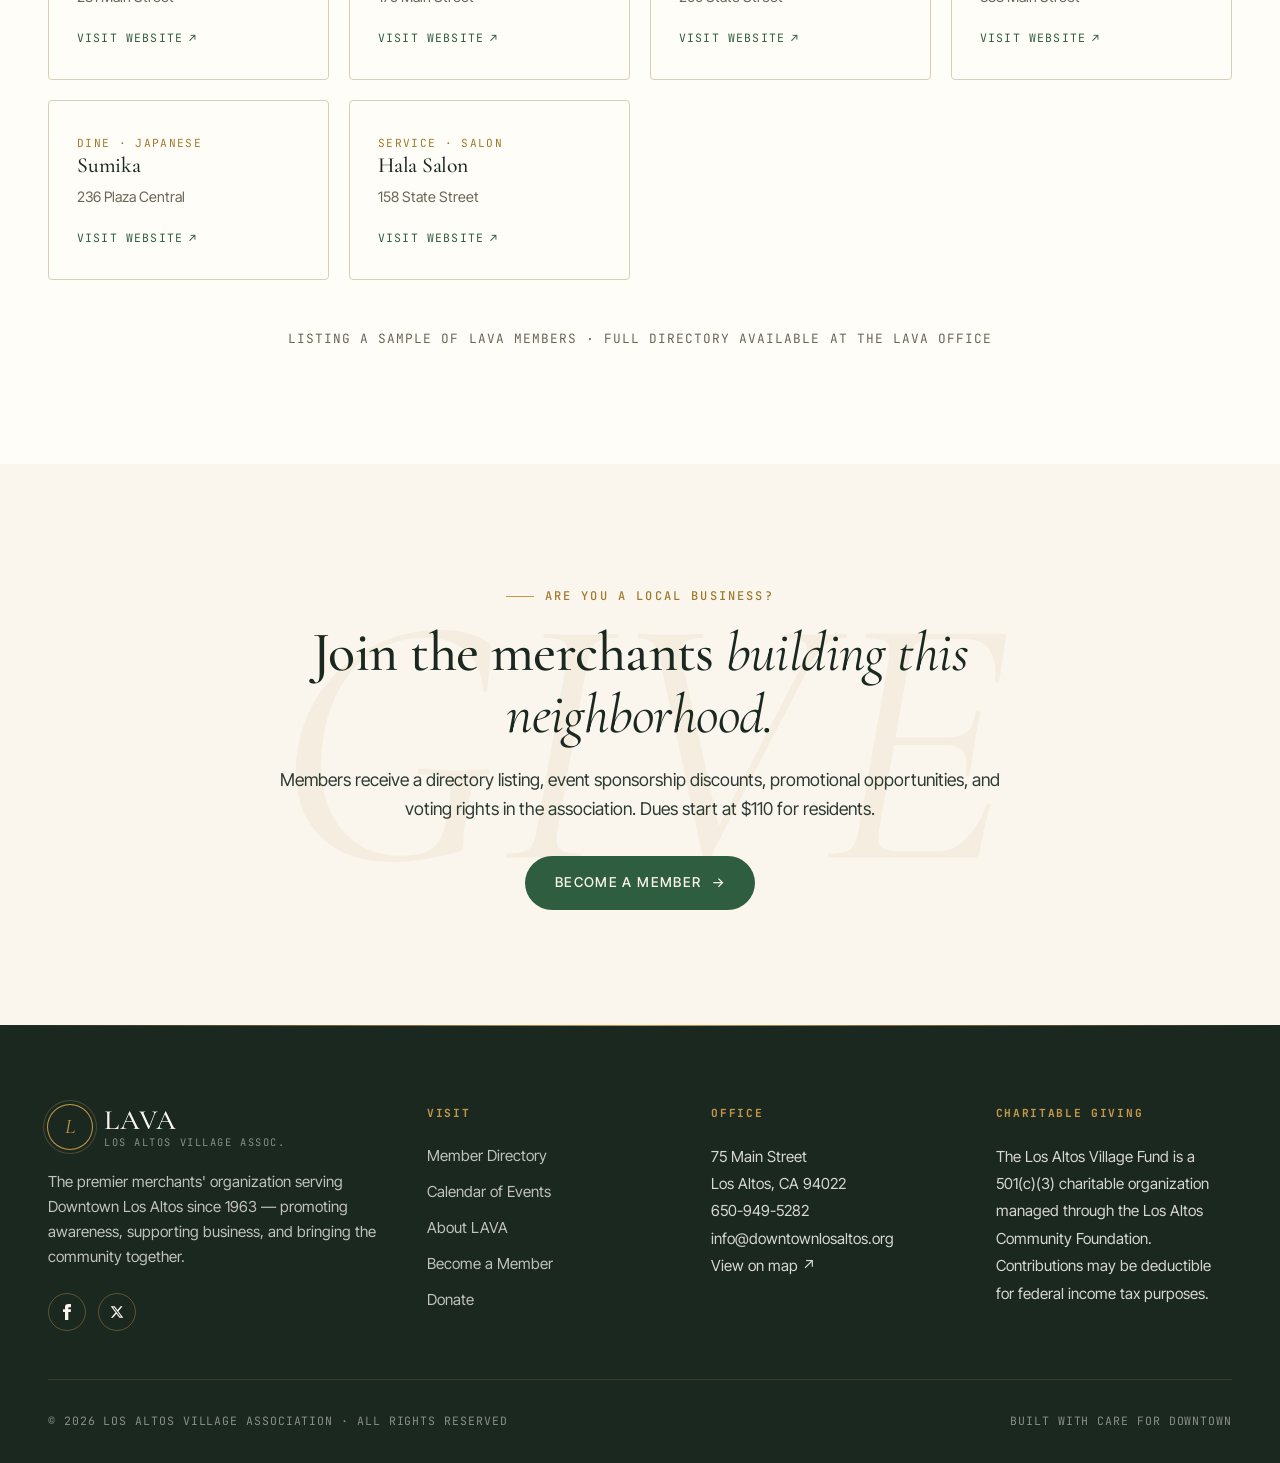
<file: directory.html>
<!DOCTYPE html>
<html lang="en">
<head>
<meta charset="UTF-8" />
<meta name="viewport" content="width=device-width, initial-scale=1.0" />
<title>Member Directory — LAVA</title>
<meta name="description" content="Browse over 150 LAVA member businesses serving Downtown Los Altos: shopping, dining, services, and professional offices." />
<link rel="preconnect" href="https://fonts.googleapis.com" />
<link rel="preconnect" href="https://fonts.gstatic.com" crossorigin />
<link href="https://fonts.googleapis.com/css2?family=Cormorant+Garamond:ital,wght@0,400;0,500;0,600;1,400;1,500&family=Inter+Tight:wght@300;400;500;600&family=JetBrains+Mono:wght@400;500&display=swap" rel="stylesheet" />
<link rel="stylesheet" href="css/style.css" />
</head>
<body>

<header class="site-header">
  <nav class="nav" aria-label="Primary">
    <a class="brand" href="index.html" aria-label="LAVA Home">
      <span class="brand-mark">L</span>
      <span class="brand-name">
        <span class="lava">LAVA</span>
        <span class="full">Los Altos Village Assoc. · Est. 1963</span>
      </span>
    </a>
    <button class="nav-toggle" aria-label="Toggle menu" aria-expanded="false">
      <span></span><span></span><span></span>
    </button>
    <ul class="nav-links" role="menu">
      <li><a href="index.html">Home</a></li>
      <li><a href="events.html">Events</a></li>
      <li><a href="directory.html">Members</a></li>
      <li><a href="about.html">About</a></li>
      <li><a href="join.html">Join</a></li>
      <li><a class="btn-donate" href="donate.html"><span class="heart">♥</span> Donate</a></li>
    </ul>
  </nav>
</header>

<main>

<section class="page-hero">
  <div class="container">
    <span class="eyebrow">150+ Local Businesses</span>
    <h1>Member <span class="italic-accent">Directory</span></h1>
    <p class="lead">Every business in this directory is part of the LAVA family — neighbors who chose to invest in Downtown Los Altos. Shop them. Eat with them. Get to know them.</p>
  </div>
</section>

<section class="section">
  <div class="container">

    <div class="directory-controls">
      <div class="search-box">
        <svg width="18" height="18" viewBox="0 0 24 24" fill="none" stroke="currentColor" stroke-width="2" style="color: var(--muted)">
          <circle cx="11" cy="11" r="7"/><line x1="16.5" y1="16.5" x2="21" y2="21" stroke-linecap="round"/>
        </svg>
        <input type="text" id="member-search" placeholder="Search businesses…" aria-label="Search" />
      </div>
      <div class="filter-tabs" role="tablist">
        <button class="active" data-cat="all">All</button>
        <button data-cat="shop">Shop</button>
        <button data-cat="dine">Dine</button>
        <button data-cat="service">Services</button>
        <button data-cat="professional">Professional</button>
        <button data-cat="nonprofit">Non-Profit</button>
      </div>
    </div>

    <div class="member-grid-list">

      <a class="member-card reveal" id="los-altos-hardware" href="#" data-name="Los Altos Hardware" data-category="service">
        <span class="cat">Service · Hardware</span>
        <h4>Los Altos Hardware</h4>
        <p class="addr">441 First Street</p>
        <span class="visit">Visit website <span>↗</span></span>
      </a>

      <a class="member-card reveal" href="#" data-name="Akane Restaurant" data-category="dine">
        <span class="cat">Dine · Japanese</span>
        <h4>Akane Restaurant</h4>
        <p class="addr">250 Third Street</p>
        <span class="visit">Visit website <span>↗</span></span>
      </a>

      <a class="member-card reveal" href="#" data-name="The Post" data-category="dine">
        <span class="cat">Dine · American</span>
        <h4>The Post</h4>
        <p class="addr">200 Main Street</p>
        <span class="visit">Visit website <span>↗</span></span>
      </a>

      <a class="member-card reveal" href="#" data-name="Voltaire" data-category="dine">
        <span class="cat">Dine · French</span>
        <h4>Voltaire</h4>
        <p class="addr">355 Main Street</p>
        <span class="visit">Visit website <span>↗</span></span>
      </a>

      <a class="member-card reveal" href="#" data-name="Linden Tree Books" data-category="shop">
        <span class="cat">Shop · Bookstore</span>
        <h4>Linden Tree Books</h4>
        <p class="addr">170 State Street</p>
        <span class="visit">Visit website <span>↗</span></span>
      </a>

      <a class="member-card reveal" href="#" data-name="Bumble" data-category="shop">
        <span class="cat">Shop · Children</span>
        <h4>Bumble</h4>
        <p class="addr">300 State Street</p>
        <span class="visit">Visit website <span>↗</span></span>
      </a>

      <a class="member-card reveal" href="#" data-name="Pastis" data-category="dine">
        <span class="cat">Dine · Bistro</span>
        <h4>Pastis</h4>
        <p class="addr">447 First Street</p>
        <span class="visit">Visit website <span>↗</span></span>
      </a>

      <a class="member-card reveal" href="#" data-name="Esther's German Bakery" data-category="dine">
        <span class="cat">Dine · Bakery</span>
        <h4>Esther's German Bakery</h4>
        <p class="addr">261 State Street</p>
        <span class="visit">Visit website <span>↗</span></span>
      </a>

      <a class="member-card reveal" href="#" data-name="Pages Bookstore" data-category="shop">
        <span class="cat">Shop · Bookstore</span>
        <h4>Pages: A Bookstore</h4>
        <p class="addr">102 First Street</p>
        <span class="visit">Visit website <span>↗</span></span>
      </a>

      <a class="member-card reveal" href="#" data-name="Los Altos Florist" data-category="shop">
        <span class="cat">Shop · Florist</span>
        <h4>Los Altos Florist</h4>
        <p class="addr">370 Main Street</p>
        <span class="visit">Visit website <span>↗</span></span>
      </a>

      <a class="member-card reveal" href="#" data-name="Le Boulanger" data-category="dine">
        <span class="cat">Dine · Bakery Café</span>
        <h4>Le Boulanger</h4>
        <p class="addr">379 State Street</p>
        <span class="visit">Visit website <span>↗</span></span>
      </a>

      <a class="member-card reveal" href="#" data-name="Los Altos Gem" data-category="shop">
        <span class="cat">Shop · Specialty</span>
        <h4>Los Altos Gem &amp; Mineral</h4>
        <p class="addr">307 Main Street</p>
        <span class="visit">Visit website <span>↗</span></span>
      </a>

      <a class="member-card reveal" href="#" data-name="Bank of America" data-category="professional">
        <span class="cat">Professional · Banking</span>
        <h4>Bank of America</h4>
        <p class="addr">375 First Street</p>
        <span class="visit">Visit website <span>↗</span></span>
      </a>

      <a class="member-card reveal" href="#" data-name="Los Altos Community Foundation" data-category="nonprofit">
        <span class="cat">Non-Profit</span>
        <h4>Los Altos Community Foundation</h4>
        <p class="addr">183 Hillview Avenue</p>
        <span class="visit">Visit website <span>↗</span></span>
      </a>

      <a class="member-card reveal" href="#" data-name="Aqui California Grill" data-category="dine">
        <span class="cat">Dine · California Mexican</span>
        <h4>Aqui California Grill</h4>
        <p class="addr">395 Main Street</p>
        <span class="visit">Visit website <span>↗</span></span>
      </a>

      <a class="member-card reveal" href="#" data-name="Wells Fargo" data-category="professional">
        <span class="cat">Professional · Banking</span>
        <h4>Wells Fargo</h4>
        <p class="addr">399 Main Street</p>
        <span class="visit">Visit website <span>↗</span></span>
      </a>

      <a class="member-card reveal" href="#" data-name="Goldfish" data-category="shop">
        <span class="cat">Shop · Jewelry</span>
        <h4>Goldfish</h4>
        <p class="addr">281 Main Street</p>
        <span class="visit">Visit website <span>↗</span></span>
      </a>

      <a class="member-card reveal" href="#" data-name="Heritage Cleaners" data-category="service">
        <span class="cat">Service · Cleaners</span>
        <h4>Heritage Cleaners</h4>
        <p class="addr">175 Main Street</p>
        <span class="visit">Visit website <span>↗</span></span>
      </a>

      <a class="member-card reveal" href="#" data-name="Salon Brio" data-category="service">
        <span class="cat">Service · Salon</span>
        <h4>Salon Brio</h4>
        <p class="addr">200 State Street</p>
        <span class="visit">Visit website <span>↗</span></span>
      </a>

      <a class="member-card reveal" href="#" data-name="Andy's Local Market" data-category="shop">
        <span class="cat">Shop · Grocery</span>
        <h4>Andy's Local Market</h4>
        <p class="addr">388 Main Street</p>
        <span class="visit">Visit website <span>↗</span></span>
      </a>

      <a class="member-card reveal" href="#" data-name="Sumika" data-category="dine">
        <span class="cat">Dine · Japanese</span>
        <h4>Sumika</h4>
        <p class="addr">236 Plaza Central</p>
        <span class="visit">Visit website <span>↗</span></span>
      </a>

      <a class="member-card reveal" href="#" data-name="Hala Salon" data-category="service">
        <span class="cat">Service · Salon</span>
        <h4>Hala Salon</h4>
        <p class="addr">158 State Street</p>
        <span class="visit">Visit website <span>↗</span></span>
      </a>

    </div>

    <p style="margin-top: 3rem; text-align: center; color: var(--muted); font-family: var(--mono); font-size: 0.8rem; letter-spacing: 0.08em; text-transform: uppercase;">
      Listing a sample of LAVA members · Full directory available at the LAVA office
    </p>

  </div>
</section>

<section class="section donate-strip" style="background: var(--cream)">
  <div class="container">
    <div class="donate-card reveal">
      <span class="eyebrow">Are You a Local Business?</span>
      <h2>Join the merchants <span class="italic-accent">building this neighborhood.</span></h2>
      <p>Members receive a directory listing, event sponsorship discounts, promotional opportunities, and voting rights in the association. Dues start at $110 for residents.</p>
      <a class="btn btn-primary" href="join.html">Become a Member <span class="arrow">→</span></a>
    </div>
  </div>
</section>

</main>

<footer class="site-footer">
  <div class="container">
    <div class="footer-grid">
      <div class="footer-brand">
        <a class="brand" href="index.html">
          <span class="brand-mark">L</span>
          <span class="brand-name">
            <span class="lava">LAVA</span>
            <span class="full">Los Altos Village Assoc.</span>
          </span>
        </a>
        <p>The premier merchants' organization serving Downtown Los Altos since 1963 — promoting awareness, supporting business, and bringing the community together.</p>
        <div class="social">
          <a href="https://www.facebook.com/DowntownLosAltos/" aria-label="Facebook">
            <svg width="16" height="16" viewBox="0 0 24 24" fill="currentColor"><path d="M9 8h-3v4h3v12h5v-12h3.642l.358-4h-4v-1.667c0-.955.192-1.333 1.115-1.333h2.885v-5h-3.808c-3.596 0-5.192 1.583-5.192 4.615v3.385z"/></svg>
          </a>
          <a href="https://twitter.com/LosAltosVillage" aria-label="X">
            <svg width="14" height="14" viewBox="0 0 24 24" fill="currentColor"><path d="M18.244 2.25h3.308l-7.227 8.26 8.502 11.24H16.17l-5.214-6.817L4.99 21.75H1.68l7.73-8.835L1.254 2.25H8.08l4.713 6.231zm-1.161 17.52h1.833L7.084 4.126H5.117z"/></svg>
          </a>
        </div>
      </div>
      <div>
        <h5>Visit</h5>
        <ul>
          <li><a href="directory.html">Member Directory</a></li>
          <li><a href="events.html">Calendar of Events</a></li>
          <li><a href="about.html">About LAVA</a></li>
          <li><a href="join.html">Become a Member</a></li>
          <li><a href="donate.html">Donate</a></li>
        </ul>
      </div>
      <div>
        <h5>Office</h5>
        <p class="contact-info">
          75 Main Street<br/>
          Los Altos, CA 94022<br/>
          <a href="tel:6509495282">650-949-5282</a><br/>
          <a href="mailto:info@downtownlosaltos.org">info@downtownlosaltos.org</a><br/>
          <a href="https://maps.app.goo.gl/fuakCerPKRZQ5E5v6">View on map ↗</a>
        </p>
      </div>
      <div>
        <h5>Charitable Giving</h5>
        <p class="contact-info">
          The Los Altos Village Fund is a 501(c)(3) charitable organization managed through the Los Altos Community Foundation. Contributions may be deductible for federal income tax purposes.
        </p>
      </div>
    </div>
    <div class="footer-bottom">
      <span>© 2026 Los Altos Village Association · All rights reserved</span>
      <span>Built with care for Downtown</span>
    </div>
  </div>
</footer>

<script src="js/main.js"></script>
</body>
</html>
</file>
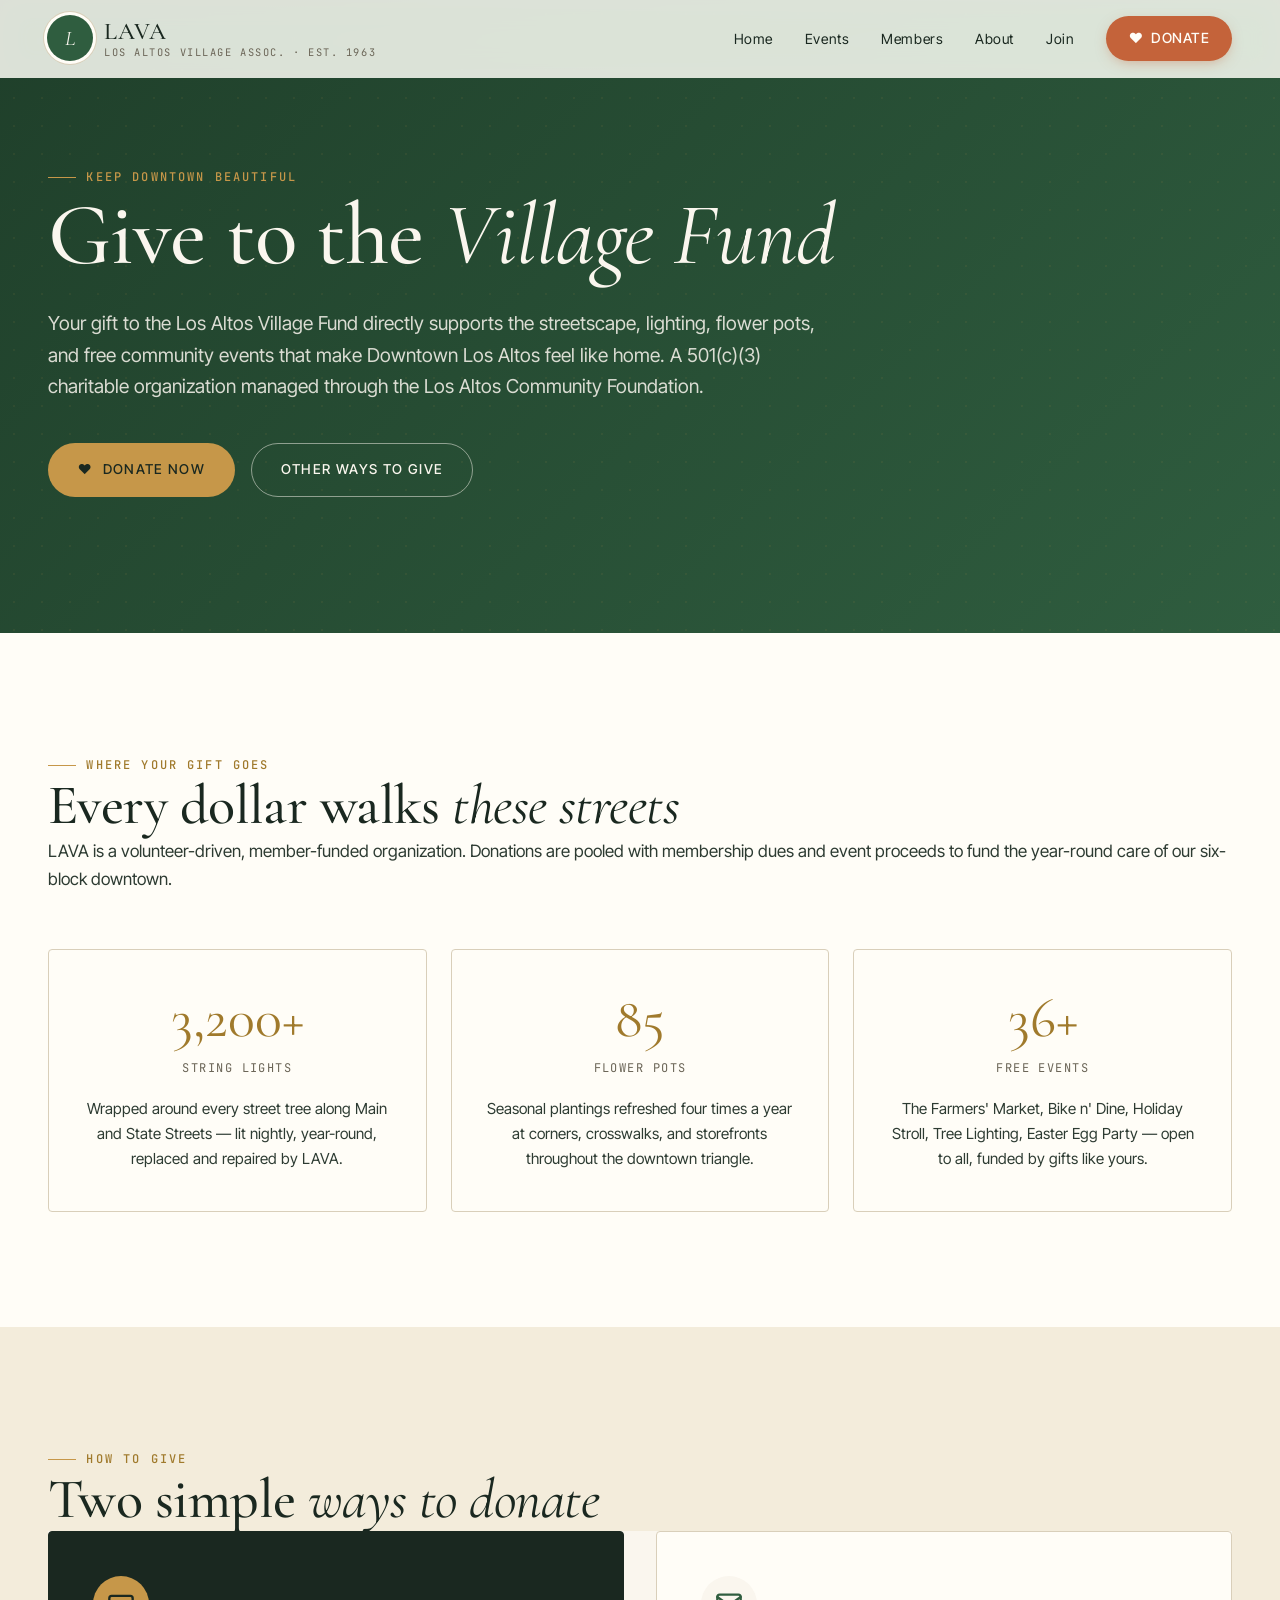
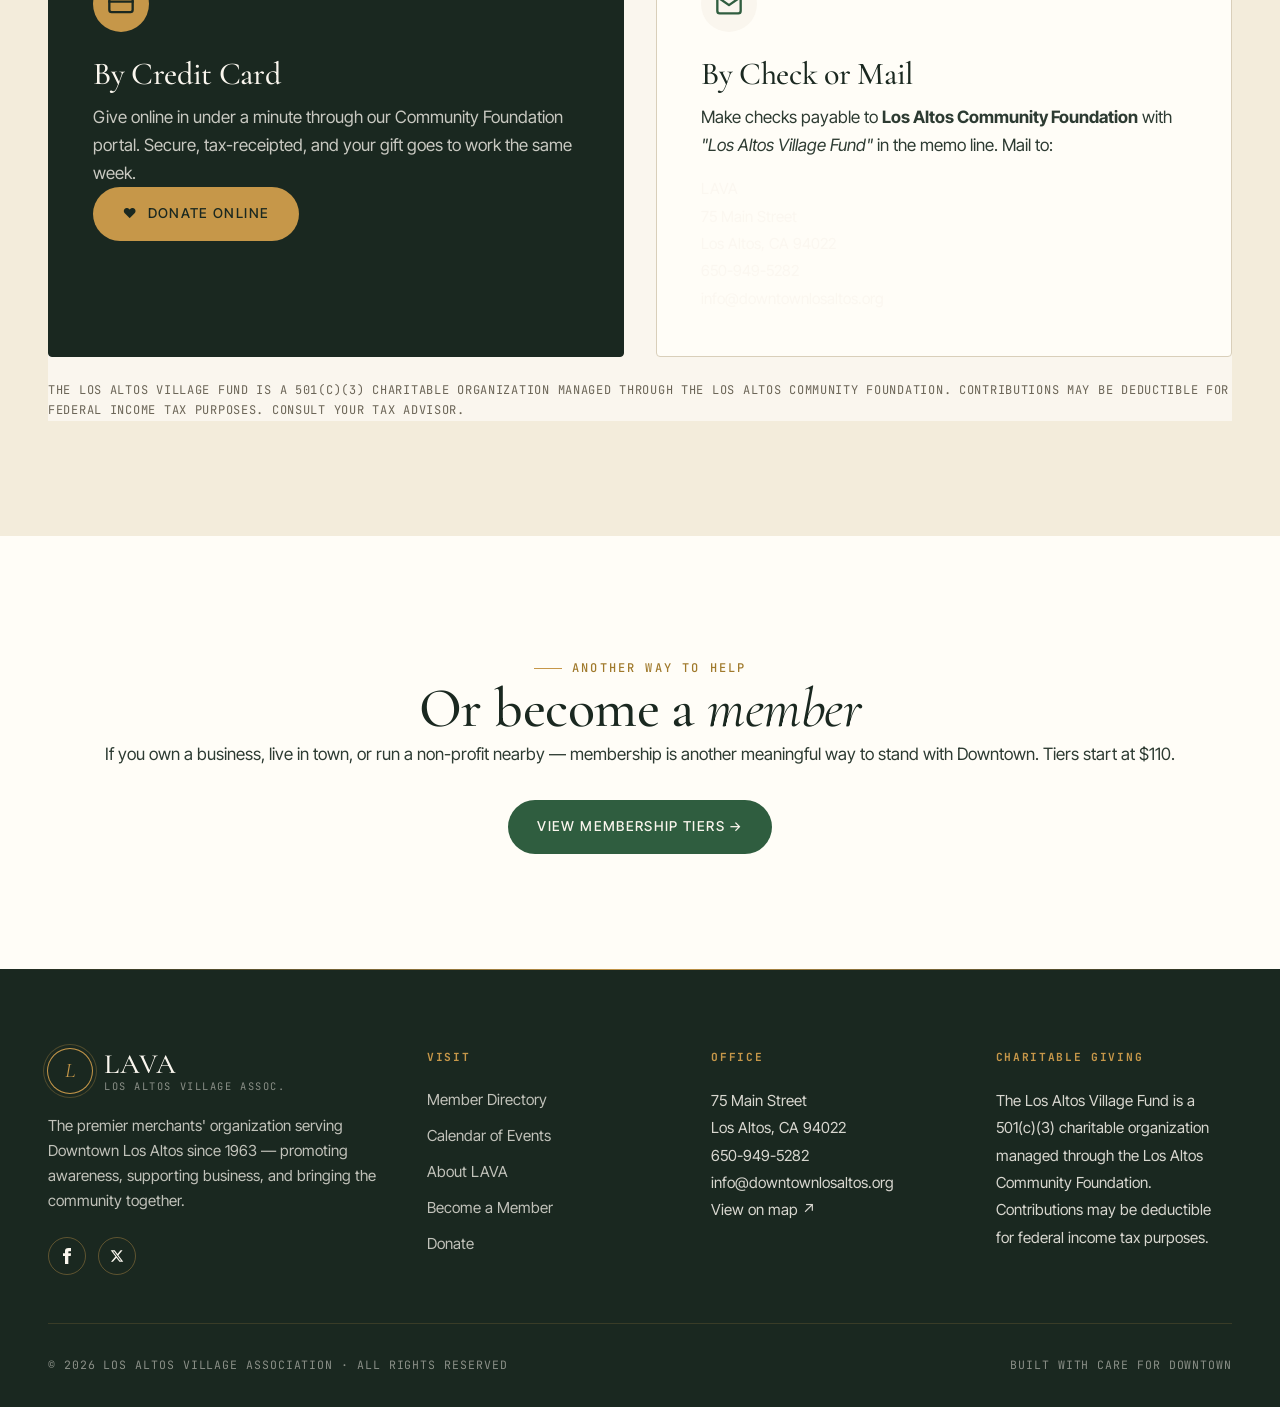
<file: donate.html>
<!DOCTYPE html>
<html lang="en">
<head>
<meta charset="UTF-8" />
<meta name="viewport" content="width=device-width, initial-scale=1.0" />
<title>Donate — LAVA · Los Altos Village Association</title>
<meta name="description" content="Support Downtown Los Altos. Donate to the Los Altos Village Fund — a 501(c)(3) that funds street trees, flower pots, holiday lighting, and community events." />
<link rel="preconnect" href="https://fonts.googleapis.com" />
<link rel="preconnect" href="https://fonts.gstatic.com" crossorigin />
<link href="https://fonts.googleapis.com/css2?family=Cormorant+Garamond:ital,wght@0,400;0,500;0,600;1,400;1,500&family=Inter+Tight:wght@300;400;500;600&family=JetBrains+Mono:wght@400;500&display=swap" rel="stylesheet" />
<link rel="stylesheet" href="css/style.css" />
</head>
<body>

<header class="site-header">
  <nav class="nav" aria-label="Primary">
    <a class="brand" href="index.html" aria-label="LAVA Home">
      <span class="brand-mark">L</span>
      <span class="brand-name">
        <span class="lava">LAVA</span>
        <span class="full">Los Altos Village Assoc. · Est. 1963</span>
      </span>
    </a>
    <button class="nav-toggle" aria-label="Toggle menu" aria-expanded="false">
      <span></span><span></span><span></span>
    </button>
    <ul class="nav-links" role="menu">
      <li><a href="index.html">Home</a></li>
      <li><a href="events.html">Events</a></li>
      <li><a href="directory.html">Members</a></li>
      <li><a href="about.html">About</a></li>
      <li><a href="join.html">Join</a></li>
      <li><a class="btn-donate" href="donate.html"><span class="heart">♥</span> Donate</a></li>
    </ul>
  </nav>
</header>

<main>

<section class="donate-hero">
  <div class="container">
    <span class="eyebrow">Keep Downtown Beautiful</span>
    <h1>Give to the <span class="italic-accent">Village Fund</span></h1>
    <p class="lead">Your gift to the Los Altos Village Fund directly supports the streetscape, lighting, flower pots, and free community events that make Downtown Los Altos feel like home. A 501(c)(3) charitable organization managed through the Los Altos Community Foundation.</p>
    <div class="hero-actions" style="margin-top: 2.5rem;">
      <a class="btn btn-gold" href="https://lacf.fcsuite.com/erp/donate/create?funit_id=1050" target="_blank" rel="noopener">
        <span class="heart">♥</span> Donate Now
      </a>
      <a class="btn btn-outline btn-outline-light" href="#other-ways">Other ways to give</a>
    </div>
  </div>
</section>

<section class="section">
  <div class="container">
    <div class="section-head reveal">
      <span class="eyebrow">Where Your Gift Goes</span>
      <h2>Every dollar walks <span class="italic-accent">these streets</span></h2>
      <p class="section-intro">LAVA is a volunteer-driven, member-funded organization. Donations are pooled with membership dues and event proceeds to fund the year-round care of our six-block downtown.</p>
    </div>

    <div class="impact-grid">
      <div class="impact-card reveal">
        <span class="num">3,200+</span>
        <span class="lbl">String Lights</span>
        <p>Wrapped around every street tree along Main and State Streets — lit nightly, year-round, replaced and repaired by LAVA.</p>
      </div>
      <div class="impact-card reveal">
        <span class="num">85</span>
        <span class="lbl">Flower Pots</span>
        <p>Seasonal plantings refreshed four times a year at corners, crosswalks, and storefronts throughout the downtown triangle.</p>
      </div>
      <div class="impact-card reveal">
        <span class="num">36+</span>
        <span class="lbl">Free Events</span>
        <p>The Farmers' Market, Bike n' Dine, Holiday Stroll, Tree Lighting, Easter Egg Party — open to all, funded by gifts like yours.</p>
      </div>
    </div>
  </div>
</section>

<section class="section" id="other-ways" style="background: #f3ecdb;">
  <div class="container">
    <div class="section-head reveal">
      <span class="eyebrow">How to Give</span>
      <h2>Two simple <span class="italic-accent">ways to donate</span></h2>
    </div>

    <div class="give-options">
      <div class="give-grid">
        <div class="give-card featured reveal">
          <div class="icon-wrap">
            <svg width="28" height="28" viewBox="0 0 24 24" fill="none" stroke="currentColor" stroke-width="2" stroke-linecap="round" stroke-linejoin="round"><rect x="2" y="5" width="20" height="14" rx="2"/><line x1="2" y1="10" x2="22" y2="10"/></svg>
          </div>
          <h3>By Credit Card</h3>
          <p>Give online in under a minute through our Community Foundation portal. Secure, tax-receipted, and your gift goes to work the same week.</p>
          <a class="btn btn-gold" href="https://lacf.fcsuite.com/erp/donate/create?funit_id=1050" target="_blank" rel="noopener">
            <span class="heart">♥</span> Donate Online
          </a>
        </div>

        <div class="give-card reveal">
          <div class="icon-wrap">
            <svg width="28" height="28" viewBox="0 0 24 24" fill="none" stroke="currentColor" stroke-width="2" stroke-linecap="round" stroke-linejoin="round"><path d="M4 4h16c1.1 0 2 .9 2 2v12c0 1.1-.9 2-2 2H4c-1.1 0-2-.9-2-2V6c0-1.1.9-2 2-2z"/><polyline points="22,6 12,13 2,6"/></svg>
          </div>
          <h3>By Check or Mail</h3>
          <p>Make checks payable to <strong>Los Altos Community Foundation</strong> with <em>"Los Altos Village Fund"</em> in the memo line. Mail to:</p>
          <p class="contact-info" style="margin-top: 1rem;">
            LAVA<br/>
            75 Main Street<br/>
            Los Altos, CA 94022<br/>
            <a href="tel:6509495282">650-949-5282</a><br/>
            <a href="mailto:info@downtownlosaltos.org">info@downtownlosaltos.org</a>
          </p>
        </div>
      </div>

      <p class="tax-note">
        The Los Altos Village Fund is a 501(c)(3) charitable organization managed through the Los Altos Community Foundation. Contributions may be deductible for federal income tax purposes. Consult your tax advisor.
      </p>
    </div>
  </div>
</section>

<section class="section">
  <div class="container">
    <div class="section-head reveal" style="text-align: center;">
      <span class="eyebrow">Another Way to Help</span>
      <h2>Or become a <span class="italic-accent">member</span></h2>
      <p class="section-intro">If you own a business, live in town, or run a non-profit nearby — membership is another meaningful way to stand with Downtown. Tiers start at $110.</p>
      <div style="margin-top: 2rem;">
        <a class="btn btn-primary" href="join.html">View Membership Tiers →</a>
      </div>
    </div>
  </div>
</section>

</main>

<footer class="site-footer">
  <div class="container">
    <div class="footer-grid">
      <div class="footer-brand">
        <a class="brand" href="index.html">
          <span class="brand-mark">L</span>
          <span class="brand-name">
            <span class="lava">LAVA</span>
            <span class="full">Los Altos Village Assoc.</span>
          </span>
        </a>
        <p>The premier merchants' organization serving Downtown Los Altos since 1963 — promoting awareness, supporting business, and bringing the community together.</p>
        <div class="social">
          <a href="https://www.facebook.com/DowntownLosAltos/" aria-label="Facebook">
            <svg width="16" height="16" viewBox="0 0 24 24" fill="currentColor"><path d="M9 8h-3v4h3v12h5v-12h3.642l.358-4h-4v-1.667c0-.955.192-1.333 1.115-1.333h2.885v-5h-3.808c-3.596 0-5.192 1.583-5.192 4.615v3.385z"/></svg>
          </a>
          <a href="https://twitter.com/LosAltosVillage" aria-label="X">
            <svg width="14" height="14" viewBox="0 0 24 24" fill="currentColor"><path d="M18.244 2.25h3.308l-7.227 8.26 8.502 11.24H16.17l-5.214-6.817L4.99 21.75H1.68l7.73-8.835L1.254 2.25H8.08l4.713 6.231zm-1.161 17.52h1.833L7.084 4.126H5.117z"/></svg>
          </a>
        </div>
      </div>
      <div>
        <h5>Visit</h5>
        <ul>
          <li><a href="directory.html">Member Directory</a></li>
          <li><a href="events.html">Calendar of Events</a></li>
          <li><a href="about.html">About LAVA</a></li>
          <li><a href="join.html">Become a Member</a></li>
          <li><a href="donate.html">Donate</a></li>
        </ul>
      </div>
      <div>
        <h5>Office</h5>
        <p class="contact-info">
          75 Main Street<br/>
          Los Altos, CA 94022<br/>
          <a href="tel:6509495282">650-949-5282</a><br/>
          <a href="mailto:info@downtownlosaltos.org">info@downtownlosaltos.org</a><br/>
          <a href="https://maps.app.goo.gl/fuakCerPKRZQ5E5v6">View on map ↗</a>
        </p>
      </div>
      <div>
        <h5>Charitable Giving</h5>
        <p class="contact-info">
          The Los Altos Village Fund is a 501(c)(3) charitable organization managed through the Los Altos Community Foundation. Contributions may be deductible for federal income tax purposes.
        </p>
      </div>
    </div>
    <div class="footer-bottom">
      <span>© 2026 Los Altos Village Association · All rights reserved</span>
      <span>Built with care for Downtown</span>
    </div>
  </div>
</footer>

<script src="js/main.js"></script>
</body>
</html>
</file>
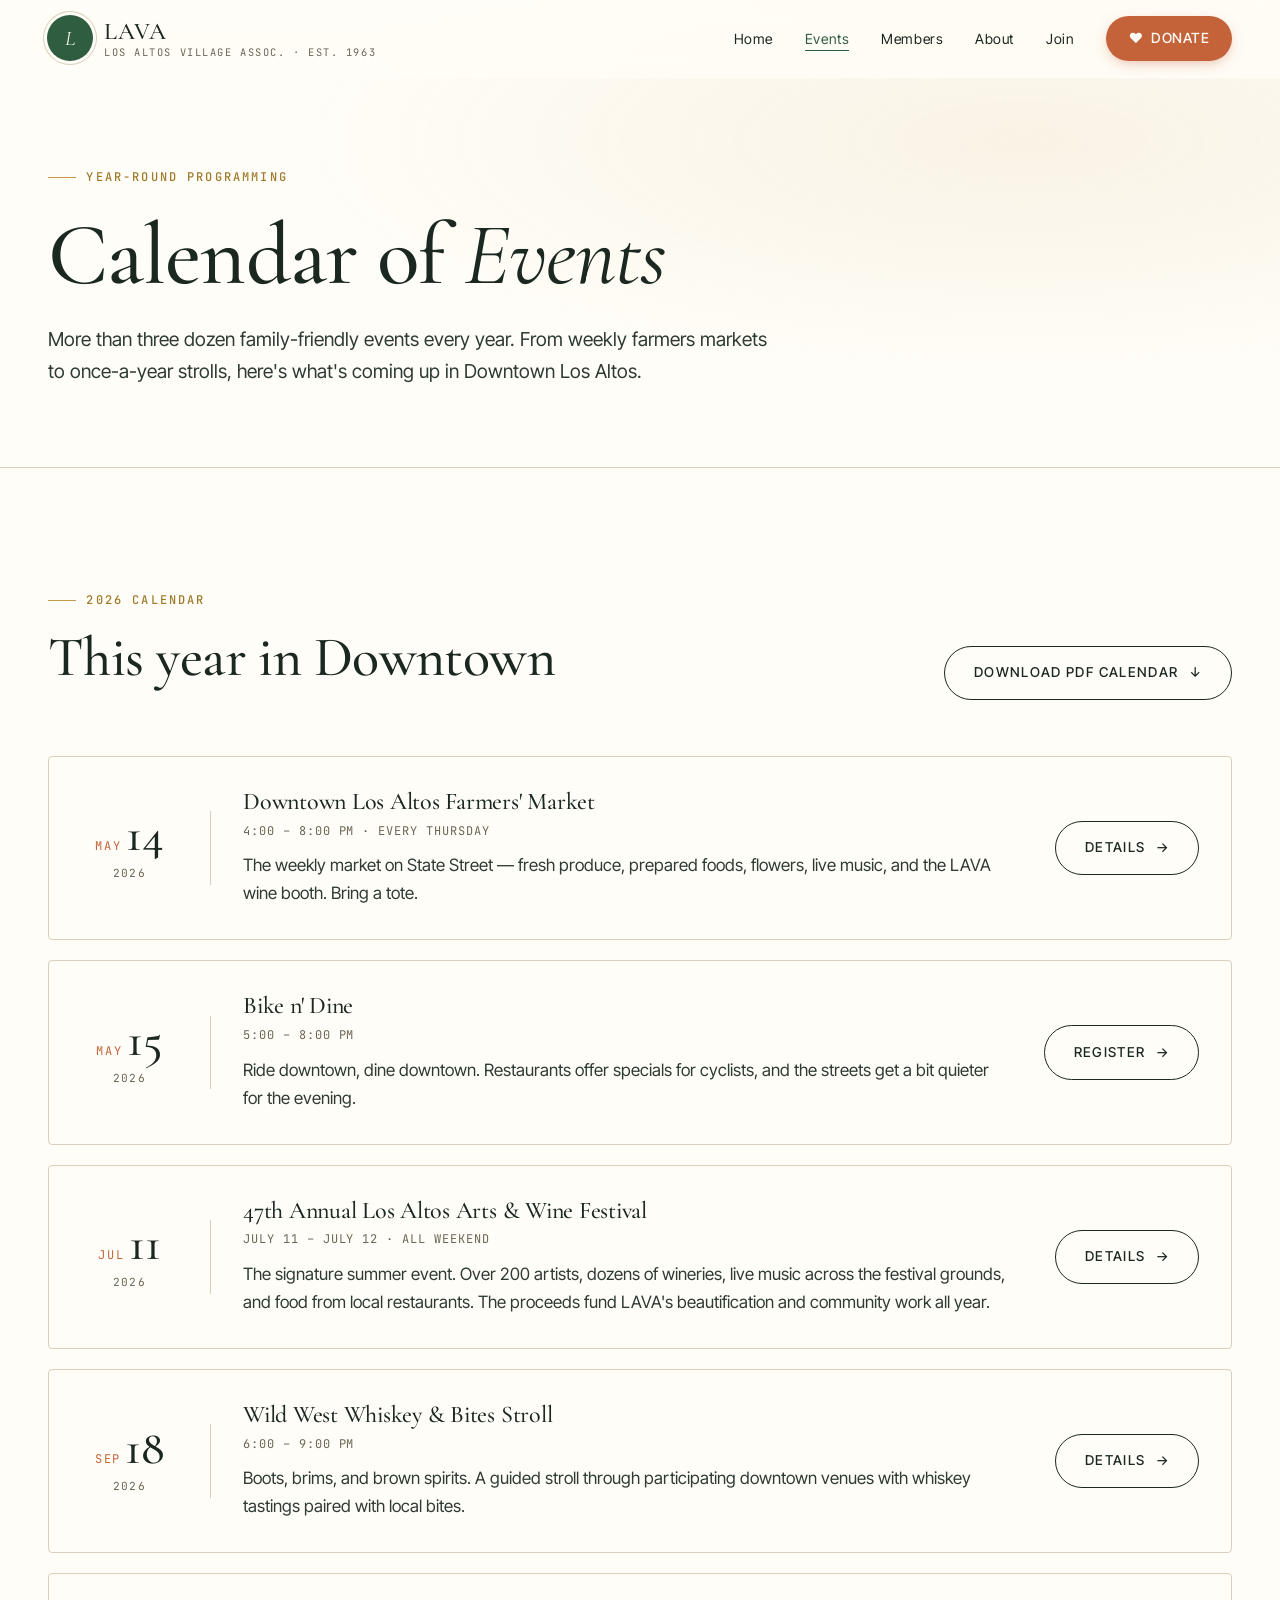
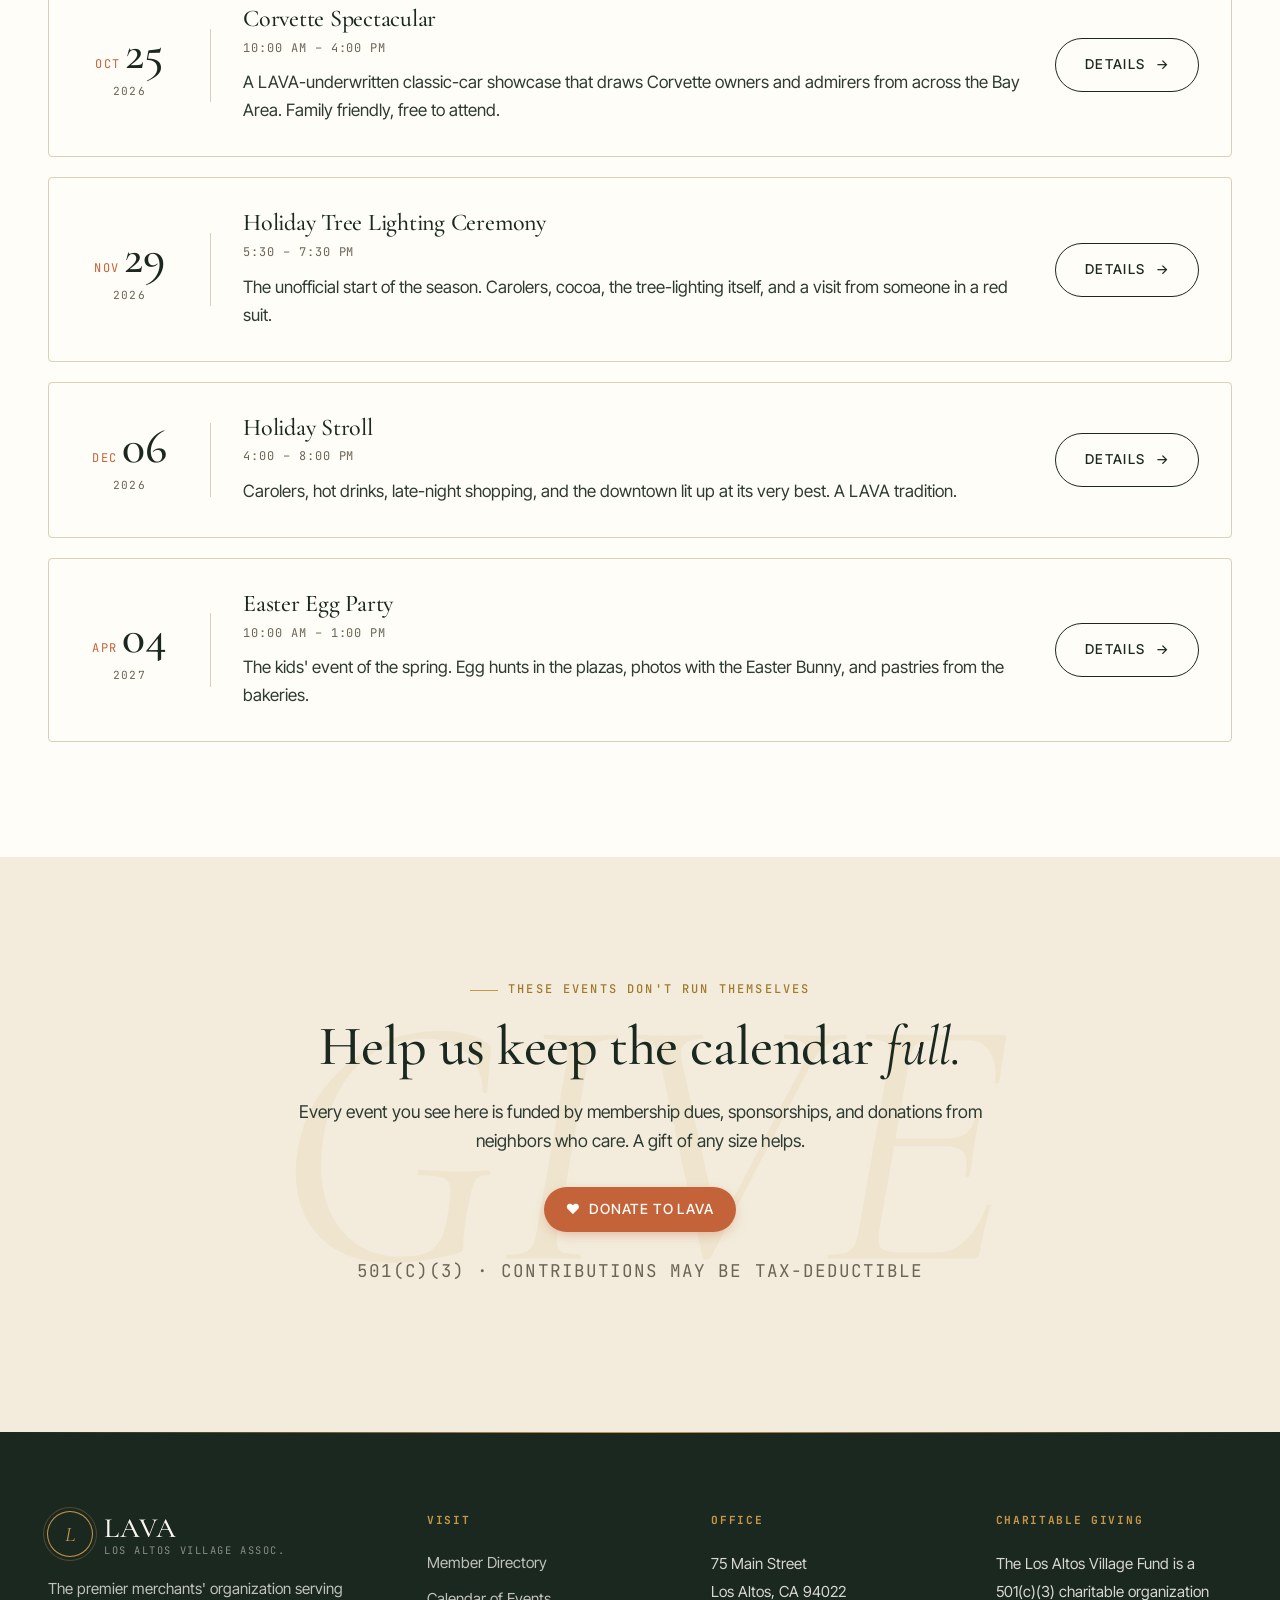
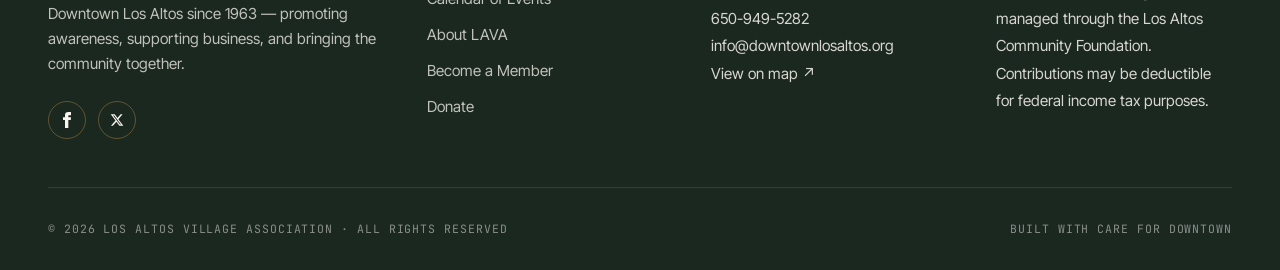
<file: events.html>
<!DOCTYPE html>
<html lang="en">
<head>
<meta charset="UTF-8" />
<meta name="viewport" content="width=device-width, initial-scale=1.0" />
<title>Calendar of Events — LAVA</title>
<meta name="description" content="Year-round events in Downtown Los Altos: Farmers' Market, Bike n' Dine, Arts & Wine Festival, Whiskey & Bites, Holiday Stroll, and more." />
<link rel="preconnect" href="https://fonts.googleapis.com" />
<link rel="preconnect" href="https://fonts.gstatic.com" crossorigin />
<link href="https://fonts.googleapis.com/css2?family=Cormorant+Garamond:ital,wght@0,400;0,500;0,600;1,400;1,500&family=Inter+Tight:wght@300;400;500;600&family=JetBrains+Mono:wght@400;500&display=swap" rel="stylesheet" />
<link rel="stylesheet" href="css/style.css" />
</head>
<body>

<header class="site-header">
  <nav class="nav" aria-label="Primary">
    <a class="brand" href="index.html" aria-label="LAVA Home">
      <span class="brand-mark">L</span>
      <span class="brand-name">
        <span class="lava">LAVA</span>
        <span class="full">Los Altos Village Assoc. · Est. 1963</span>
      </span>
    </a>
    <button class="nav-toggle" aria-label="Toggle menu" aria-expanded="false">
      <span></span><span></span><span></span>
    </button>
    <ul class="nav-links" role="menu">
      <li><a href="index.html">Home</a></li>
      <li><a href="events.html">Events</a></li>
      <li><a href="directory.html">Members</a></li>
      <li><a href="about.html">About</a></li>
      <li><a href="join.html">Join</a></li>
      <li><a class="btn-donate" href="donate.html"><span class="heart">♥</span> Donate</a></li>
    </ul>
  </nav>
</header>

<main>

<section class="page-hero">
  <div class="container">
    <span class="eyebrow">Year-Round Programming</span>
    <h1>Calendar of <span class="italic-accent">Events</span></h1>
    <p class="lead">More than three dozen family-friendly events every year. From weekly farmers markets to once-a-year strolls, here's what's coming up in Downtown Los Altos.</p>
  </div>
</section>

<section class="section">
  <div class="container">
    <div class="section-label">
      <div class="head">
        <span class="eyebrow">2026 Calendar</span>
        <h2>This year in Downtown</h2>
      </div>
      <a class="btn btn-outline" href="#" download>Download PDF Calendar <span class="arrow">↓</span></a>
    </div>

    <div class="events-full">

      <article class="event-row reveal">
        <div class="date-block">
          <span class="month">May</span>
          <span class="day">14</span>
          <span class="year">2026</span>
        </div>
        <div>
          <h3>Downtown Los Altos Farmers' Market</h3>
          <p class="meta">4:00 – 8:00 pm · Every Thursday</p>
          <p>The weekly market on State Street — fresh produce, prepared foods, flowers, live music, and the LAVA wine booth. Bring a tote.</p>
        </div>
        <a class="btn btn-outline" href="#">Details <span class="arrow">→</span></a>
      </article>

      <article class="event-row reveal">
        <div class="date-block">
          <span class="month">May</span>
          <span class="day">15</span>
          <span class="year">2026</span>
        </div>
        <div>
          <h3>Bike n' Dine</h3>
          <p class="meta">5:00 – 8:00 pm</p>
          <p>Ride downtown, dine downtown. Restaurants offer specials for cyclists, and the streets get a bit quieter for the evening.</p>
        </div>
        <a class="btn btn-outline" href="https://www.eventbrite.com/e/1985478105461">Register <span class="arrow">→</span></a>
      </article>

      <article class="event-row reveal">
        <div class="date-block">
          <span class="month">Jul</span>
          <span class="day">11</span>
          <span class="year">2026</span>
        </div>
        <div>
          <h3>47th Annual Los Altos Arts &amp; Wine Festival</h3>
          <p class="meta">July 11 – July 12 · All weekend</p>
          <p>The signature summer event. Over 200 artists, dozens of wineries, live music across the festival grounds, and food from local restaurants. The proceeds fund LAVA's beautification and community work all year.</p>
        </div>
        <a class="btn btn-outline" href="#">Details <span class="arrow">→</span></a>
      </article>

      <article class="event-row reveal">
        <div class="date-block">
          <span class="month">Sep</span>
          <span class="day">18</span>
          <span class="year">2026</span>
        </div>
        <div>
          <h3>Wild West Whiskey &amp; Bites Stroll</h3>
          <p class="meta">6:00 – 9:00 pm</p>
          <p>Boots, brims, and brown spirits. A guided stroll through participating downtown venues with whiskey tastings paired with local bites.</p>
        </div>
        <a class="btn btn-outline" href="#">Details <span class="arrow">→</span></a>
      </article>

      <article class="event-row reveal">
        <div class="date-block">
          <span class="month">Oct</span>
          <span class="day">25</span>
          <span class="year">2026</span>
        </div>
        <div>
          <h3>Corvette Spectacular</h3>
          <p class="meta">10:00 am – 4:00 pm</p>
          <p>A LAVA-underwritten classic-car showcase that draws Corvette owners and admirers from across the Bay Area. Family friendly, free to attend.</p>
        </div>
        <a class="btn btn-outline" href="#">Details <span class="arrow">→</span></a>
      </article>

      <article class="event-row reveal">
        <div class="date-block">
          <span class="month">Nov</span>
          <span class="day">29</span>
          <span class="year">2026</span>
        </div>
        <div>
          <h3>Holiday Tree Lighting Ceremony</h3>
          <p class="meta">5:30 – 7:30 pm</p>
          <p>The unofficial start of the season. Carolers, cocoa, the tree-lighting itself, and a visit from someone in a red suit.</p>
        </div>
        <a class="btn btn-outline" href="#">Details <span class="arrow">→</span></a>
      </article>

      <article class="event-row reveal">
        <div class="date-block">
          <span class="month">Dec</span>
          <span class="day">06</span>
          <span class="year">2026</span>
        </div>
        <div>
          <h3>Holiday Stroll</h3>
          <p class="meta">4:00 – 8:00 pm</p>
          <p>Carolers, hot drinks, late-night shopping, and the downtown lit up at its very best. A LAVA tradition.</p>
        </div>
        <a class="btn btn-outline" href="#">Details <span class="arrow">→</span></a>
      </article>

      <article class="event-row reveal">
        <div class="date-block">
          <span class="month">Apr</span>
          <span class="day">04</span>
          <span class="year">2027</span>
        </div>
        <div>
          <h3>Easter Egg Party</h3>
          <p class="meta">10:00 am – 1:00 pm</p>
          <p>The kids' event of the spring. Egg hunts in the plazas, photos with the Easter Bunny, and pastries from the bakeries.</p>
        </div>
        <a class="btn btn-outline" href="#">Details <span class="arrow">→</span></a>
      </article>

    </div>
  </div>
</section>

<section class="section donate-strip">
  <div class="container">
    <div class="donate-card reveal">
      <span class="eyebrow">These Events Don't Run Themselves</span>
      <h2>Help us keep the calendar <span class="italic-accent">full.</span></h2>
      <p>Every event you see here is funded by membership dues, sponsorships, and donations from neighbors who care. A gift of any size helps.</p>
      <a class="btn-donate" href="donate.html" style="font-size:0.95rem; padding: 1rem 2rem">
        <span class="heart">♥</span> Donate to LAVA
      </a>
      <p class="tax-note">501(c)(3) · Contributions may be tax-deductible</p>
    </div>
  </div>
</section>

</main>

<footer class="site-footer">
  <div class="container">
    <div class="footer-grid">
      <div class="footer-brand">
        <a class="brand" href="index.html">
          <span class="brand-mark">L</span>
          <span class="brand-name">
            <span class="lava">LAVA</span>
            <span class="full">Los Altos Village Assoc.</span>
          </span>
        </a>
        <p>The premier merchants' organization serving Downtown Los Altos since 1963 — promoting awareness, supporting business, and bringing the community together.</p>
        <div class="social">
          <a href="https://www.facebook.com/DowntownLosAltos/" aria-label="Facebook">
            <svg width="16" height="16" viewBox="0 0 24 24" fill="currentColor"><path d="M9 8h-3v4h3v12h5v-12h3.642l.358-4h-4v-1.667c0-.955.192-1.333 1.115-1.333h2.885v-5h-3.808c-3.596 0-5.192 1.583-5.192 4.615v3.385z"/></svg>
          </a>
          <a href="https://twitter.com/LosAltosVillage" aria-label="X">
            <svg width="14" height="14" viewBox="0 0 24 24" fill="currentColor"><path d="M18.244 2.25h3.308l-7.227 8.26 8.502 11.24H16.17l-5.214-6.817L4.99 21.75H1.68l7.73-8.835L1.254 2.25H8.08l4.713 6.231zm-1.161 17.52h1.833L7.084 4.126H5.117z"/></svg>
          </a>
        </div>
      </div>
      <div>
        <h5>Visit</h5>
        <ul>
          <li><a href="directory.html">Member Directory</a></li>
          <li><a href="events.html">Calendar of Events</a></li>
          <li><a href="about.html">About LAVA</a></li>
          <li><a href="join.html">Become a Member</a></li>
          <li><a href="donate.html">Donate</a></li>
        </ul>
      </div>
      <div>
        <h5>Office</h5>
        <p class="contact-info">
          75 Main Street<br/>
          Los Altos, CA 94022<br/>
          <a href="tel:6509495282">650-949-5282</a><br/>
          <a href="mailto:info@downtownlosaltos.org">info@downtownlosaltos.org</a><br/>
          <a href="https://maps.app.goo.gl/fuakCerPKRZQ5E5v6">View on map ↗</a>
        </p>
      </div>
      <div>
        <h5>Charitable Giving</h5>
        <p class="contact-info">
          The Los Altos Village Fund is a 501(c)(3) charitable organization managed through the Los Altos Community Foundation. Contributions may be deductible for federal income tax purposes.
        </p>
      </div>
    </div>
    <div class="footer-bottom">
      <span>© 2026 Los Altos Village Association · All rights reserved</span>
      <span>Built with care for Downtown</span>
    </div>
  </div>
</footer>

<script src="js/main.js"></script>
</body>
</html>
</file>
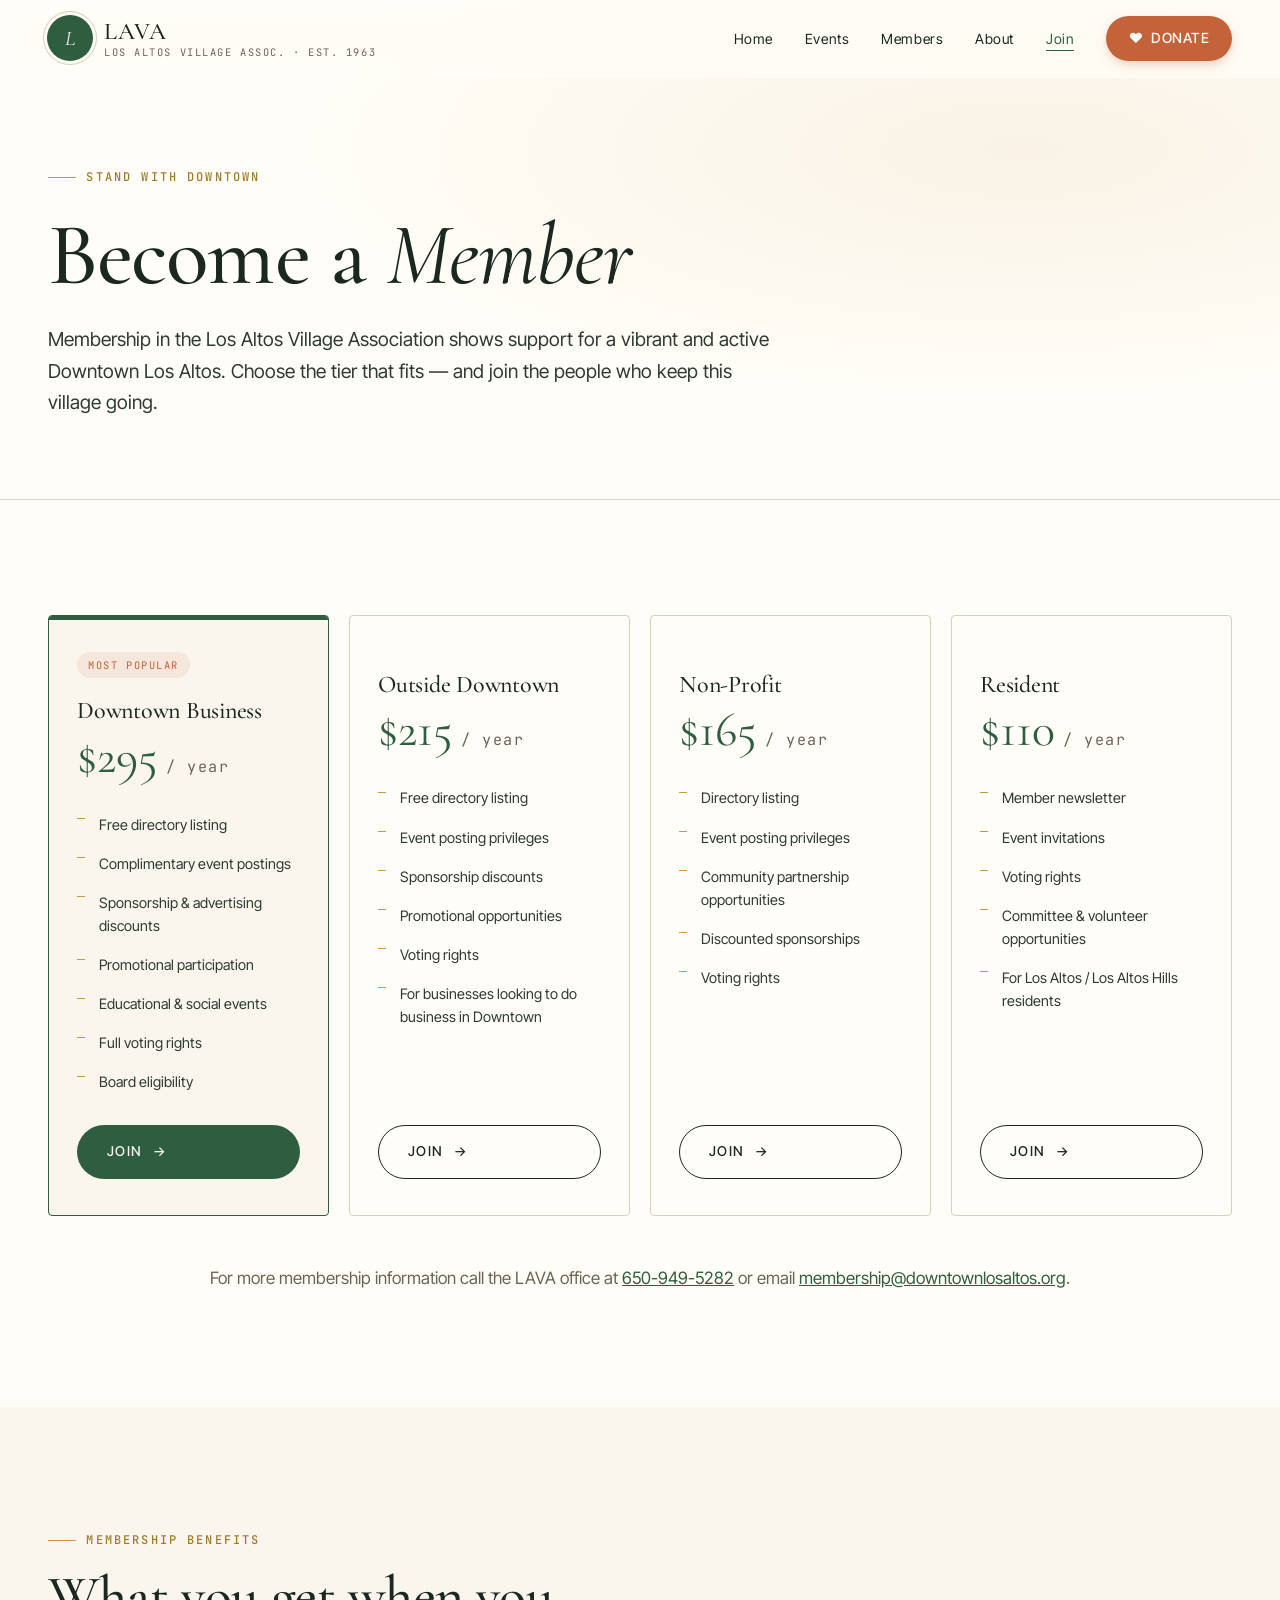
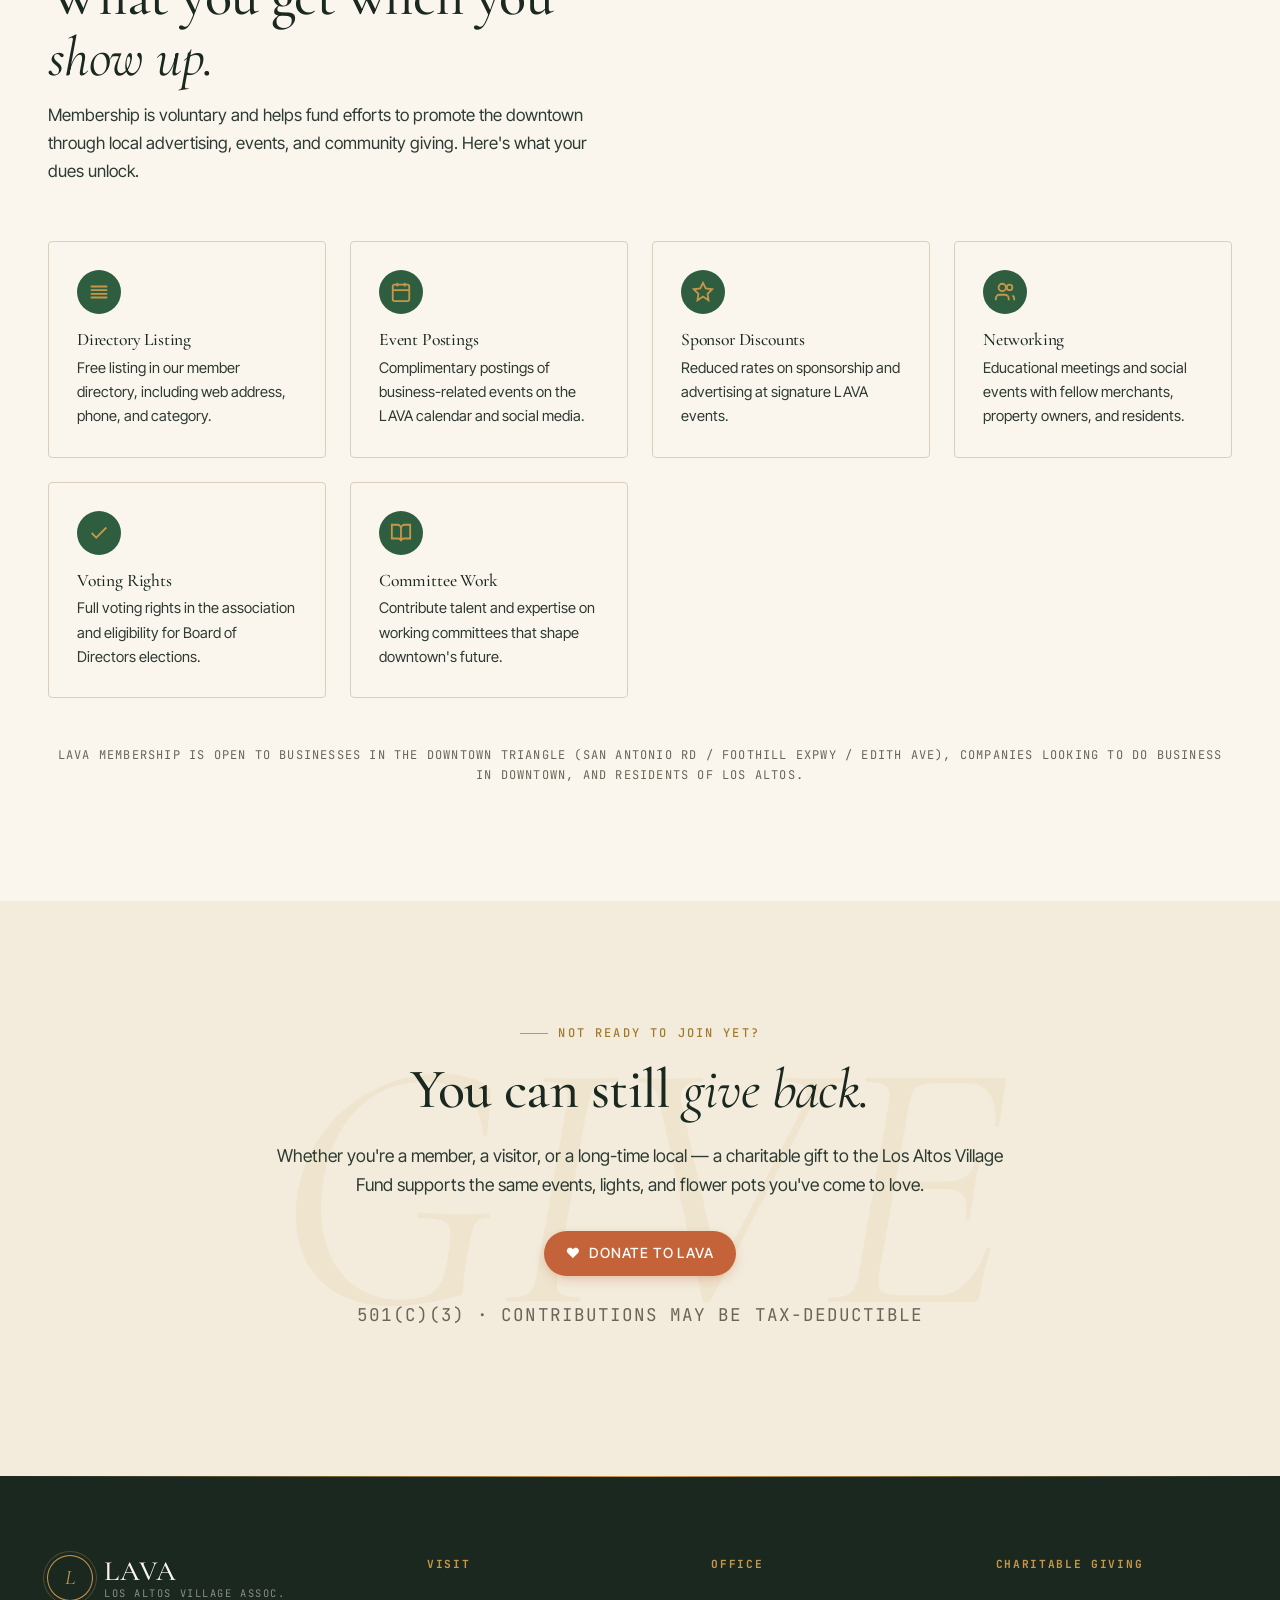
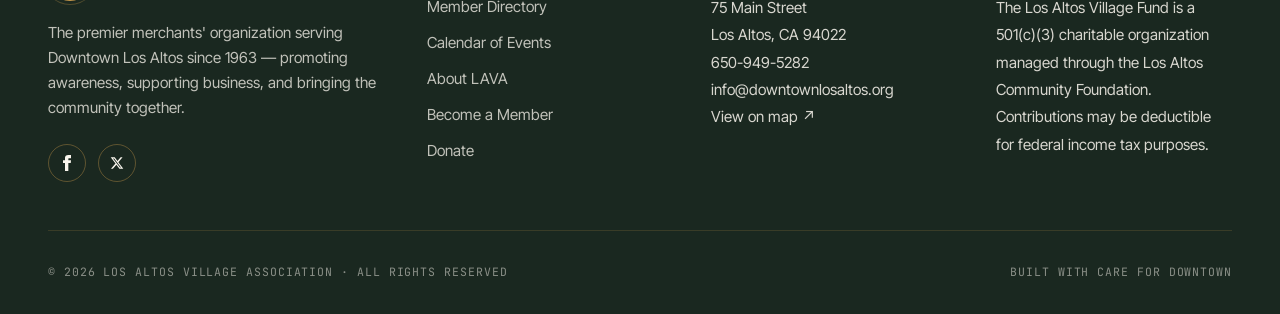
<file: join.html>
<!DOCTYPE html>
<html lang="en">
<head>
<meta charset="UTF-8" />
<meta name="viewport" content="width=device-width, initial-scale=1.0" />
<title>Become a Member — LAVA</title>
<meta name="description" content="Join the Los Altos Village Association — support Downtown Los Altos through membership. Tiers for downtown businesses, outside businesses, non-profits, and residents." />
<link rel="preconnect" href="https://fonts.googleapis.com" />
<link rel="preconnect" href="https://fonts.gstatic.com" crossorigin />
<link href="https://fonts.googleapis.com/css2?family=Cormorant+Garamond:ital,wght@0,400;0,500;0,600;1,400;1,500&family=Inter+Tight:wght@300;400;500;600&family=JetBrains+Mono:wght@400;500&display=swap" rel="stylesheet" />
<link rel="stylesheet" href="css/style.css" />
</head>
<body>

<header class="site-header">
  <nav class="nav" aria-label="Primary">
    <a class="brand" href="index.html" aria-label="LAVA Home">
      <span class="brand-mark">L</span>
      <span class="brand-name">
        <span class="lava">LAVA</span>
        <span class="full">Los Altos Village Assoc. · Est. 1963</span>
      </span>
    </a>
    <button class="nav-toggle" aria-label="Toggle menu" aria-expanded="false">
      <span></span><span></span><span></span>
    </button>
    <ul class="nav-links" role="menu">
      <li><a href="index.html">Home</a></li>
      <li><a href="events.html">Events</a></li>
      <li><a href="directory.html">Members</a></li>
      <li><a href="about.html">About</a></li>
      <li><a href="join.html">Join</a></li>
      <li><a class="btn-donate" href="donate.html"><span class="heart">♥</span> Donate</a></li>
    </ul>
  </nav>
</header>

<main>

<section class="page-hero">
  <div class="container">
    <span class="eyebrow">Stand With Downtown</span>
    <h1>Become a <span class="italic-accent">Member</span></h1>
    <p class="lead">Membership in the Los Altos Village Association shows support for a vibrant and active Downtown Los Altos. Choose the tier that fits — and join the people who keep this village going.</p>
  </div>
</section>

<section class="section">
  <div class="container">

    <div class="tier-grid">

      <div class="tier featured reveal">
        <span class="pill">Most Popular</span>
        <h3>Downtown Business</h3>
        <div class="price">$295<span>/ year</span></div>
        <ul>
          <li>Free directory listing</li>
          <li>Complimentary event postings</li>
          <li>Sponsorship &amp; advertising discounts</li>
          <li>Promotional participation</li>
          <li>Educational &amp; social events</li>
          <li>Full voting rights</li>
          <li>Board eligibility</li>
        </ul>
        <a class="btn btn-primary" href="https://downtownlosaltos.org/downtown-business-membership/">Join <span class="arrow">→</span></a>
      </div>

      <div class="tier reveal reveal-delay-1">
        <h3>Outside Downtown</h3>
        <div class="price">$215<span>/ year</span></div>
        <ul>
          <li>Free directory listing</li>
          <li>Event posting privileges</li>
          <li>Sponsorship discounts</li>
          <li>Promotional opportunities</li>
          <li>Voting rights</li>
          <li>For businesses looking to do business in Downtown</li>
        </ul>
        <a class="btn btn-outline" href="https://downtownlosaltos.org/outside-downtown-village-district-business-membership/">Join <span class="arrow">→</span></a>
      </div>

      <div class="tier reveal reveal-delay-2">
        <h3>Non-Profit</h3>
        <div class="price">$165<span>/ year</span></div>
        <ul>
          <li>Directory listing</li>
          <li>Event posting privileges</li>
          <li>Community partnership opportunities</li>
          <li>Discounted sponsorships</li>
          <li>Voting rights</li>
        </ul>
        <a class="btn btn-outline" href="https://downtownlosaltos.org/not-for-profit-membership/">Join <span class="arrow">→</span></a>
      </div>

      <div class="tier reveal reveal-delay-3">
        <h3>Resident</h3>
        <div class="price">$110<span>/ year</span></div>
        <ul>
          <li>Member newsletter</li>
          <li>Event invitations</li>
          <li>Voting rights</li>
          <li>Committee &amp; volunteer opportunities</li>
          <li>For Los Altos / Los Altos Hills residents</li>
        </ul>
        <a class="btn btn-outline" href="https://downtownlosaltos.org/resident-membership-payment/">Join <span class="arrow">→</span></a>
      </div>

    </div>

    <p style="text-align:center; margin-top: 3rem; color: var(--muted)">
      For more membership information call the LAVA office at <a href="tel:6509495282" style="color: var(--forest); text-decoration: underline">650-949-5282</a> or email <a href="mailto:membership@downtownlosaltos.org" style="color: var(--forest); text-decoration: underline">membership@downtownlosaltos.org</a>.
    </p>

  </div>
</section>

<section class="section" style="background: var(--cream)">
  <div class="container">
    <div class="section-label reveal">
      <div class="head">
        <span class="eyebrow">Membership Benefits</span>
        <h2>What you get when you <span class="italic-accent">show up.</span></h2>
        <p>Membership is voluntary and helps fund efforts to promote the downtown through local advertising, events, and community giving. Here's what your dues unlock.</p>
      </div>
    </div>

    <div class="benefits-grid">
      <div class="benefit reveal">
        <div class="b-icon">
          <svg width="22" height="22" viewBox="0 0 24 24" fill="none" stroke="currentColor" stroke-width="2"><path d="M21 10H3M21 6H3M21 14H3M21 18H3"/></svg>
        </div>
        <h4>Directory Listing</h4>
        <p>Free listing in our member directory, including web address, phone, and category.</p>
      </div>
      <div class="benefit reveal reveal-delay-1">
        <div class="b-icon">
          <svg width="22" height="22" viewBox="0 0 24 24" fill="none" stroke="currentColor" stroke-width="2"><rect x="3" y="4" width="18" height="18" rx="2"/><line x1="16" y1="2" x2="16" y2="6"/><line x1="8" y1="2" x2="8" y2="6"/><line x1="3" y1="10" x2="21" y2="10"/></svg>
        </div>
        <h4>Event Postings</h4>
        <p>Complimentary postings of business-related events on the LAVA calendar and social media.</p>
      </div>
      <div class="benefit reveal reveal-delay-2">
        <div class="b-icon">
          <svg width="22" height="22" viewBox="0 0 24 24" fill="none" stroke="currentColor" stroke-width="2"><path d="M12 2L15 8L22 9L17 14L18 21L12 17L6 21L7 14L2 9L9 8Z"/></svg>
        </div>
        <h4>Sponsor Discounts</h4>
        <p>Reduced rates on sponsorship and advertising at signature LAVA events.</p>
      </div>
      <div class="benefit reveal reveal-delay-3">
        <div class="b-icon">
          <svg width="22" height="22" viewBox="0 0 24 24" fill="none" stroke="currentColor" stroke-width="2"><circle cx="9" cy="7" r="4"/><path d="M2 21v-2a4 4 0 0 1 4-4h6a4 4 0 0 1 4 4v2"/><circle cx="17" cy="7" r="3"/><path d="M22 21v-2a3 3 0 0 0-2-3"/></svg>
        </div>
        <h4>Networking</h4>
        <p>Educational meetings and social events with fellow merchants, property owners, and residents.</p>
      </div>
      <div class="benefit reveal">
        <div class="b-icon">
          <svg width="22" height="22" viewBox="0 0 24 24" fill="none" stroke="currentColor" stroke-width="2"><path d="M20 6L9 17l-5-5"/></svg>
        </div>
        <h4>Voting Rights</h4>
        <p>Full voting rights in the association and eligibility for Board of Directors elections.</p>
      </div>
      <div class="benefit reveal reveal-delay-1">
        <div class="b-icon">
          <svg width="22" height="22" viewBox="0 0 24 24" fill="none" stroke="currentColor" stroke-width="2"><path d="M2 3h6a4 4 0 0 1 4 4v14a3 3 0 0 0-3-3H2zM22 3h-6a4 4 0 0 0-4 4v14a3 3 0 0 1 3-3h7z"/></svg>
        </div>
        <h4>Committee Work</h4>
        <p>Contribute talent and expertise on working committees that shape downtown's future.</p>
      </div>
    </div>

    <p style="text-align: center; margin-top: 3rem; font-family: var(--mono); font-size: 0.75rem; letter-spacing: 0.1em; text-transform: uppercase; color: var(--muted)">
      LAVA membership is open to businesses in the Downtown triangle (San Antonio Rd / Foothill Expwy / Edith Ave), companies looking to do business in Downtown, and residents of Los Altos.
    </p>
  </div>
</section>

<section class="section donate-strip">
  <div class="container">
    <div class="donate-card reveal">
      <span class="eyebrow">Not Ready to Join Yet?</span>
      <h2>You can still <span class="italic-accent">give back.</span></h2>
      <p>Whether you're a member, a visitor, or a long-time local — a charitable gift to the Los Altos Village Fund supports the same events, lights, and flower pots you've come to love.</p>
      <a class="btn-donate" href="donate.html" style="font-size:0.95rem; padding: 1rem 2rem">
        <span class="heart">♥</span> Donate to LAVA
      </a>
      <p class="tax-note">501(c)(3) · Contributions may be tax-deductible</p>
    </div>
  </div>
</section>

</main>

<footer class="site-footer">
  <div class="container">
    <div class="footer-grid">
      <div class="footer-brand">
        <a class="brand" href="index.html">
          <span class="brand-mark">L</span>
          <span class="brand-name">
            <span class="lava">LAVA</span>
            <span class="full">Los Altos Village Assoc.</span>
          </span>
        </a>
        <p>The premier merchants' organization serving Downtown Los Altos since 1963 — promoting awareness, supporting business, and bringing the community together.</p>
        <div class="social">
          <a href="https://www.facebook.com/DowntownLosAltos/" aria-label="Facebook">
            <svg width="16" height="16" viewBox="0 0 24 24" fill="currentColor"><path d="M9 8h-3v4h3v12h5v-12h3.642l.358-4h-4v-1.667c0-.955.192-1.333 1.115-1.333h2.885v-5h-3.808c-3.596 0-5.192 1.583-5.192 4.615v3.385z"/></svg>
          </a>
          <a href="https://twitter.com/LosAltosVillage" aria-label="X">
            <svg width="14" height="14" viewBox="0 0 24 24" fill="currentColor"><path d="M18.244 2.25h3.308l-7.227 8.26 8.502 11.24H16.17l-5.214-6.817L4.99 21.75H1.68l7.73-8.835L1.254 2.25H8.08l4.713 6.231zm-1.161 17.52h1.833L7.084 4.126H5.117z"/></svg>
          </a>
        </div>
      </div>
      <div>
        <h5>Visit</h5>
        <ul>
          <li><a href="directory.html">Member Directory</a></li>
          <li><a href="events.html">Calendar of Events</a></li>
          <li><a href="about.html">About LAVA</a></li>
          <li><a href="join.html">Become a Member</a></li>
          <li><a href="donate.html">Donate</a></li>
        </ul>
      </div>
      <div>
        <h5>Office</h5>
        <p class="contact-info">
          75 Main Street<br/>
          Los Altos, CA 94022<br/>
          <a href="tel:6509495282">650-949-5282</a><br/>
          <a href="mailto:info@downtownlosaltos.org">info@downtownlosaltos.org</a><br/>
          <a href="https://maps.app.goo.gl/fuakCerPKRZQ5E5v6">View on map ↗</a>
        </p>
      </div>
      <div>
        <h5>Charitable Giving</h5>
        <p class="contact-info">
          The Los Altos Village Fund is a 501(c)(3) charitable organization managed through the Los Altos Community Foundation. Contributions may be deductible for federal income tax purposes.
        </p>
      </div>
    </div>
    <div class="footer-bottom">
      <span>© 2026 Los Altos Village Association · All rights reserved</span>
      <span>Built with care for Downtown</span>
    </div>
  </div>
</footer>

<script src="js/main.js"></script>
</body>
</html>
</file>
<file: css/style.css>
/* ============================================
   LAVA — Los Altos Village Association
   Modern editorial-village design system
   ============================================ */

/* ---------- Tokens ---------- */
:root {
  /* Palette — warm forest village */
  --ink:        #1a2820;
  --ink-soft:   #2d3b32;
  --cream:      #faf6ee;
  --cream-warm: #f3ecdc;
  --paper:      #fffdf7;
  --forest:     #2f5d3f;
  --forest-deep:#1f3f2a;
  --moss:       #6b8e5a;
  --gold:       #c69749;
  --gold-deep:  #a07a2c;
  --terracotta: #c4633a;
  --line:       #d9cfba;
  --muted:      #6b6557;

  /* Type */
  --serif: 'Cormorant Garamond', 'Playfair Display', Georgia, serif;
  --sans:  'Inter Tight', 'Helvetica Neue', system-ui, sans-serif;
  --mono:  'JetBrains Mono', 'Courier New', monospace;

  /* Layout */
  --maxw: 1320px;
  --pad:  clamp(1.25rem, 4vw, 3rem);
  --radius: 4px;

  /* Motion */
  --ease: cubic-bezier(0.22, 1, 0.36, 1);
  --ease-out: cubic-bezier(0.16, 1, 0.3, 1);
}

/* ---------- Reset ---------- */
*, *::before, *::after { box-sizing: border-box; margin: 0; padding: 0; }
html { scroll-behavior: smooth; -webkit-text-size-adjust: 100%; }
body {
  font-family: var(--sans);
  font-size: 16px;
  line-height: 1.6;
  color: var(--ink);
  background: var(--paper);
  overflow-x: hidden;
  -webkit-font-smoothing: antialiased;
}
img { max-width: 100%; display: block; height: auto; }
a { color: inherit; text-decoration: none; transition: color .2s var(--ease); }
button { font: inherit; border: none; background: none; cursor: pointer; }

/* ---------- Typography ---------- */
h1, h2, h3, h4 { font-family: var(--serif); font-weight: 500; line-height: 1.1; letter-spacing: -0.01em; color: var(--ink); }
h1 { font-size: clamp(2.75rem, 7vw, 5.5rem); }
h2 { font-size: clamp(2rem, 4.5vw, 3.5rem); }
h3 { font-size: clamp(1.5rem, 2.5vw, 2rem); }
h4 { font-size: 1.25rem; }
p  { font-size: 1.0625rem; line-height: 1.65; color: var(--ink-soft); }

.eyebrow {
  font-family: var(--mono);
  font-size: 0.75rem;
  font-weight: 500;
  letter-spacing: 0.18em;
  text-transform: uppercase;
  color: var(--gold-deep);
  display: inline-flex;
  align-items: center;
  gap: 0.65rem;
}
.eyebrow::before {
  content: '';
  width: 28px; height: 1px;
  background: var(--gold);
  display: inline-block;
}

.italic-accent { font-family: var(--serif); font-style: italic; font-weight: 400; }

/* ---------- Layout helpers ---------- */
.container { max-width: var(--maxw); margin: 0 auto; padding: 0 var(--pad); }
.section { padding: clamp(4rem, 9vw, 7.5rem) 0; position: relative; }

/* ---------- Header / Nav ---------- */
.site-header {
  position: fixed;
  top: 0; left: 0; right: 0;
  z-index: 100;
  background: rgba(255, 253, 247, 0.85);
  backdrop-filter: saturate(180%) blur(14px);
  -webkit-backdrop-filter: saturate(180%) blur(14px);
  border-bottom: 1px solid transparent;
  transition: border-color .3s var(--ease), background .3s var(--ease);
}
.site-header.scrolled {
  border-bottom-color: var(--line);
  background: rgba(255, 253, 247, 0.95);
}
.nav {
  max-width: var(--maxw);
  margin: 0 auto;
  padding: 1rem var(--pad);
  display: flex;
  align-items: center;
  justify-content: space-between;
  gap: 2rem;
}
.brand {
  display: flex;
  align-items: center;
  gap: 0.75rem;
  font-family: var(--serif);
}
.brand-mark {
  width: 44px; height: 44px;
  border-radius: 50%;
  background: var(--forest);
  color: var(--cream);
  display: grid; place-items: center;
  font-family: var(--serif);
  font-style: italic;
  font-size: 1.3rem;
  letter-spacing: -0.02em;
  box-shadow: 0 0 0 1px var(--forest), 0 0 0 4px var(--paper), 0 0 0 5px var(--line);
  transition: transform .4s var(--ease);
}
.brand:hover .brand-mark { transform: rotate(-8deg) scale(1.05); }
.brand-name {
  display: flex; flex-direction: column; line-height: 1;
}
.brand-name .lava {
  font-family: var(--serif);
  font-size: 1.5rem;
  letter-spacing: 0.04em;
  font-weight: 500;
}
.brand-name .full {
  font-family: var(--mono);
  font-size: 0.65rem;
  letter-spacing: 0.15em;
  text-transform: uppercase;
  color: var(--muted);
  margin-top: 3px;
}
.nav-links {
  display: flex;
  align-items: center;
  gap: 2rem;
  list-style: none;
}
.nav-links a {
  font-size: 0.875rem;
  letter-spacing: 0.04em;
  position: relative;
  padding: 4px 0;
}
.nav-links a:not(.btn-donate)::after {
  content: '';
  position: absolute;
  bottom: 0; left: 0;
  width: 0; height: 1px;
  background: var(--forest);
  transition: width .35s var(--ease);
}
.nav-links a:not(.btn-donate):hover::after,
.nav-links a.active::after { width: 100%; }
.nav-links a.active { color: var(--forest); }

/* The prominent donate button */
.btn-donate {
  background: var(--terracotta);
  color: var(--paper) !important;
  padding: 0.7rem 1.4rem !important;
  border-radius: 999px;
  font-weight: 500;
  font-size: 0.875rem !important;
  letter-spacing: 0.06em;
  text-transform: uppercase;
  display: inline-flex;
  align-items: center;
  gap: 0.5rem;
  position: relative;
  overflow: hidden;
  transition: transform .3s var(--ease), box-shadow .3s var(--ease);
  box-shadow: 0 4px 14px -4px rgba(196, 99, 58, 0.5);
}
.btn-donate::after { display: none !important; }
.btn-donate::before {
  content: '';
  position: absolute;
  inset: 0;
  background: linear-gradient(135deg, transparent 0%, rgba(255,255,255,0.25) 50%, transparent 100%);
  transform: translateX(-100%);
  transition: transform .6s var(--ease);
}
.btn-donate:hover {
  transform: translateY(-2px);
  box-shadow: 0 8px 22px -4px rgba(196, 99, 58, 0.55);
}
.btn-donate:hover::before { transform: translateX(100%); }
.btn-donate .heart {
  display: inline-block;
  animation: heart-pulse 1.6s ease-in-out infinite;
}
@keyframes heart-pulse {
  0%, 100% { transform: scale(1); }
  20% { transform: scale(1.18); }
  40% { transform: scale(1); }
}

.nav-toggle {
  display: none;
  width: 40px; height: 40px;
  position: relative;
  z-index: 200;
}
.nav-toggle span {
  display: block;
  position: absolute;
  left: 8px;
  width: 24px;
  height: 1.5px;
  background: var(--ink);
  transition: all .3s var(--ease);
}
.nav-toggle span:nth-child(1) { top: 14px; }
.nav-toggle span:nth-child(2) { top: 20px; }
.nav-toggle span:nth-child(3) { top: 26px; }
.nav-toggle.open span:nth-child(1) { top: 20px; transform: rotate(45deg); }
.nav-toggle.open span:nth-child(2) { opacity: 0; }
.nav-toggle.open span:nth-child(3) { top: 20px; transform: rotate(-45deg); }

/* ---------- Buttons ---------- */
.btn {
  display: inline-flex;
  align-items: center;
  gap: 0.65rem;
  padding: 0.95rem 1.8rem;
  font-size: 0.85rem;
  letter-spacing: 0.1em;
  text-transform: uppercase;
  font-weight: 500;
  border-radius: 999px;
  transition: all .3s var(--ease);
  cursor: pointer;
  border: 1px solid transparent;
}
.btn-primary {
  background: var(--forest);
  color: var(--cream);
}
.btn-primary:hover { background: var(--forest-deep); transform: translateY(-2px); }
.btn-outline {
  background: transparent;
  color: var(--ink);
  border-color: var(--ink);
}
.btn-outline:hover { background: var(--ink); color: var(--paper); }
.btn-outline-light {
  background: transparent;
  color: var(--cream);
  border-color: rgba(250,246,238,0.5);
}
.btn-outline-light:hover { background: var(--cream); color: var(--ink); border-color: var(--cream); }
.btn-gold {
  background: var(--gold);
  color: var(--ink);
}
.btn-gold:hover { background: var(--gold-deep); color: var(--paper); }
.btn .arrow {
  display: inline-block;
  transition: transform .3s var(--ease);
}
.btn:hover .arrow { transform: translateX(4px); }

/* ---------- Hero ---------- */
.hero {
  min-height: 100vh;
  display: flex;
  align-items: center;
  position: relative;
  padding-top: 88px;
  overflow: hidden;
  background:
    radial-gradient(ellipse at 80% 0%, rgba(198,151,73,0.10) 0%, transparent 55%),
    radial-gradient(ellipse at 0% 80%, rgba(47,93,63,0.10) 0%, transparent 55%),
    var(--paper);
}
.hero-grid {
  display: grid;
  grid-template-columns: 1.05fr 0.95fr;
  gap: clamp(2rem, 5vw, 5rem);
  align-items: center;
}
.hero-copy .eyebrow { margin-bottom: 1.5rem; }
.hero h1 {
  margin-bottom: 1.5rem;
}
.hero h1 .underline-word {
  position: relative;
  display: inline-block;
  white-space: nowrap;
}
.hero h1 .underline-word::after {
  content: '';
  position: absolute;
  bottom: 0.1em;
  left: -2px; right: -2px;
  height: 0.18em;
  background: var(--gold);
  opacity: 0.45;
  z-index: -1;
  transform: scaleX(0);
  transform-origin: left;
  animation: highlight 1.2s var(--ease-out) 0.8s forwards;
}
@keyframes highlight { to { transform: scaleX(1); } }

.hero-lead {
  font-size: clamp(1.05rem, 1.3vw, 1.2rem);
  max-width: 36em;
  margin-bottom: 2.25rem;
  color: var(--ink-soft);
}
.hero-actions {
  display: flex;
  gap: 1rem;
  flex-wrap: wrap;
  margin-bottom: 2.5rem;
}
.hero-stats {
  display: flex;
  gap: clamp(1.5rem, 4vw, 3rem);
  padding-top: 2rem;
  border-top: 1px solid var(--line);
}
.stat .num {
  font-family: var(--serif);
  font-size: clamp(2rem, 3vw, 2.75rem);
  font-weight: 500;
  color: var(--forest);
  display: block;
  line-height: 1;
}
.stat .label {
  font-family: var(--mono);
  font-size: 0.7rem;
  letter-spacing: 0.12em;
  text-transform: uppercase;
  color: var(--muted);
  margin-top: 0.4rem;
  display: block;
}

/* Hero collage */
.hero-visual {
  position: relative;
  aspect-ratio: 4/5;
  max-height: 640px;
}
.hero-visual .frame {
  position: absolute;
  border-radius: var(--radius);
  overflow: hidden;
  box-shadow: 0 30px 60px -25px rgba(26, 40, 32, 0.35), 0 0 0 1px rgba(26, 40, 32, 0.04);
  background: var(--cream-warm);
}
.hero-visual .frame-main {
  top: 0; left: 8%;
  width: 70%;
  aspect-ratio: 4/5;
  animation: float-a 8s ease-in-out infinite;
}
.hero-visual .frame-sub {
  bottom: 8%; right: 0;
  width: 52%;
  aspect-ratio: 1/1;
  animation: float-b 9s ease-in-out infinite;
  border: 8px solid var(--paper);
}
.hero-visual .frame img { width: 100%; height: 100%; object-fit: cover; }
.hero-visual .badge {
  position: absolute;
  top: 6%; right: 4%;
  background: var(--forest);
  color: var(--cream);
  width: 130px; height: 130px;
  border-radius: 50%;
  display: grid; place-items: center;
  text-align: center;
  font-family: var(--serif);
  font-style: italic;
  font-size: 1.05rem;
  line-height: 1.2;
  padding: 1rem;
  box-shadow: 0 12px 30px -8px rgba(31, 63, 42, 0.55);
  z-index: 3;
  animation: spin-slow 20s linear infinite;
}
.hero-visual .badge .badge-inner {
  animation: spin-slow 20s linear infinite reverse;
}
.hero-visual .badge strong {
  display: block;
  font-family: var(--serif);
  font-style: normal;
  font-size: 1.4rem;
  color: var(--gold);
}
@keyframes spin-slow { to { transform: rotate(360deg); } }
@keyframes float-a { 0%,100% { transform: translateY(0); } 50% { transform: translateY(-12px); } }
@keyframes float-b { 0%,100% { transform: translateY(0); } 50% { transform: translateY(10px); } }

/* ---------- Decorative bits ---------- */
.section-label {
  display: flex;
  justify-content: space-between;
  align-items: flex-end;
  gap: 2rem;
  margin-bottom: 3.5rem;
  flex-wrap: wrap;
}
.section-label .head { max-width: 36em; }
.section-label .head .eyebrow { margin-bottom: 1rem; }
.section-label h2 { margin-bottom: 0.75rem; }

/* ---------- Pillars (Shop/Dine/Explore/Discover) ---------- */
.pillars {
  background: var(--cream);
  position: relative;
}
.pillars::before, .pillars::after {
  content: '';
  position: absolute;
  left: 0; right: 0;
  height: 60px;
  background:
    radial-gradient(circle at 50% 0%, var(--paper) 50%, transparent 51%) 0 0 / 60px 60px repeat-x;
}
.pillars::before { top: -1px; }
.pillars::after { bottom: -1px; transform: rotate(180deg); }

.pillar-grid {
  display: grid;
  grid-template-columns: repeat(4, 1fr);
  gap: 1.25rem;
}
.pillar {
  background: var(--paper);
  border: 1px solid var(--line);
  border-radius: var(--radius);
  padding: 2.25rem 1.75rem;
  position: relative;
  overflow: hidden;
  transition: transform .4s var(--ease), box-shadow .4s var(--ease);
  display: flex;
  flex-direction: column;
  min-height: 280px;
}
.pillar::after {
  content: '';
  position: absolute;
  inset: 0;
  background: linear-gradient(180deg, transparent 60%, var(--forest) 100%);
  opacity: 0;
  transition: opacity .4s var(--ease);
  z-index: 0;
}
.pillar:hover {
  transform: translateY(-6px);
  box-shadow: 0 24px 40px -20px rgba(26,40,32,0.25);
}
.pillar > * { position: relative; z-index: 1; }
.pillar .num {
  font-family: var(--mono);
  font-size: 0.7rem;
  color: var(--muted);
  letter-spacing: 0.15em;
}
.pillar h3 {
  font-size: 2.25rem;
  margin: 1rem 0 0.6rem;
}
.pillar p {
  font-size: 0.95rem;
  flex-grow: 1;
}
.pillar .pillar-arrow {
  margin-top: 1.5rem;
  font-family: var(--mono);
  font-size: 0.75rem;
  letter-spacing: 0.12em;
  text-transform: uppercase;
  display: inline-flex; align-items: center; gap: 0.5rem;
  color: var(--forest);
}
.pillar .pillar-arrow span { transition: transform .3s var(--ease); }
.pillar:hover .pillar-arrow span { transform: translateX(6px); }

/* ---------- Events ---------- */
.events-grid {
  display: grid;
  grid-template-columns: repeat(auto-fit, minmax(280px, 1fr));
  gap: 1.5rem;
}
.event-card {
  background: var(--paper);
  border-radius: var(--radius);
  overflow: hidden;
  border: 1px solid var(--line);
  transition: transform .4s var(--ease), box-shadow .4s var(--ease);
  display: flex;
  flex-direction: column;
}
.event-card:hover {
  transform: translateY(-4px);
  box-shadow: 0 18px 30px -18px rgba(26,40,32,0.3);
}
.event-card .img-wrap {
  aspect-ratio: 16/10;
  background: var(--cream-warm);
  position: relative;
  overflow: hidden;
}
.event-card .img-wrap img {
  width: 100%; height: 100%;
  object-fit: cover;
  transition: transform 1s var(--ease);
}
.event-card:hover .img-wrap img { transform: scale(1.06); }
.event-card .date-tag {
  position: absolute;
  top: 14px; left: 14px;
  background: var(--paper);
  padding: 0.5rem 0.8rem;
  border-radius: 4px;
  font-family: var(--serif);
  text-align: center;
  line-height: 1;
  box-shadow: 0 4px 10px rgba(0,0,0,0.08);
}
.event-card .date-tag .month {
  font-family: var(--mono);
  font-size: 0.65rem;
  letter-spacing: 0.12em;
  text-transform: uppercase;
  color: var(--terracotta);
  display: block;
}
.event-card .date-tag .day {
  font-size: 1.5rem;
  font-weight: 500;
  margin-top: 2px;
}
.event-card .body {
  padding: 1.5rem 1.75rem 1.75rem;
}
.event-card h3 { font-size: 1.4rem; margin-bottom: 0.5rem; }
.event-card .time {
  font-family: var(--mono);
  font-size: 0.75rem;
  letter-spacing: 0.08em;
  color: var(--muted);
  text-transform: uppercase;
}

/* ---------- Member of the Month ---------- */
.member-feature {
  background:
    linear-gradient(135deg, var(--forest-deep) 0%, var(--forest) 70%, #3a6e4c 100%);
  color: var(--cream);
  position: relative;
  overflow: hidden;
}
.member-feature::before {
  content: '';
  position: absolute;
  top: -50%; right: -20%;
  width: 80%; height: 200%;
  background: radial-gradient(circle, rgba(198,151,73,0.18) 0%, transparent 60%);
  pointer-events: none;
}
.member-feature .container { position: relative; z-index: 2; }
.member-feature h2, .member-feature h3 { color: var(--cream); }
.member-feature .eyebrow { color: var(--gold); }
.member-feature .eyebrow::before { background: var(--gold); }
.member-feature p { color: rgba(250, 246, 238, 0.85); }
.member-grid {
  display: grid;
  grid-template-columns: 1fr 1fr;
  gap: 4rem;
  align-items: center;
}
.member-grid .img-wrap {
  aspect-ratio: 4/3;
  border-radius: var(--radius);
  overflow: hidden;
  box-shadow: 0 30px 60px -20px rgba(0,0,0,0.4);
  position: relative;
}
.member-grid .img-wrap img { width: 100%; height: 100%; object-fit: cover; }
.member-feature .meta {
  display: flex;
  gap: 2rem;
  margin: 1.5rem 0 2rem;
  padding: 1.25rem 0;
  border-top: 1px solid rgba(198,151,73,0.3);
  border-bottom: 1px solid rgba(198,151,73,0.3);
}
.member-feature .meta dt {
  font-family: var(--mono);
  font-size: 0.7rem;
  letter-spacing: 0.12em;
  text-transform: uppercase;
  color: var(--gold);
  margin-bottom: 4px;
}
.member-feature .meta dd { font-family: var(--serif); font-size: 1.05rem; }
.member-feature h3 { font-size: clamp(2rem, 3.5vw, 2.75rem); }

/* ---------- Donate banner ---------- */
.donate-strip {
  background: var(--cream-warm);
  position: relative;
  overflow: hidden;
}
.donate-strip::before {
  content: 'GIVE';
  position: absolute;
  font-family: var(--serif);
  font-style: italic;
  font-size: clamp(12rem, 28vw, 28rem);
  color: var(--gold);
  opacity: 0.08;
  top: 50%;
  left: 50%;
  transform: translate(-50%, -50%);
  pointer-events: none;
  line-height: 1;
  z-index: 0;
}
.donate-strip .container { position: relative; z-index: 1; }
.donate-strip .donate-card {
  max-width: 760px;
  margin: 0 auto;
  text-align: center;
}
.donate-strip .donate-card h2 { margin: 1rem 0 1.25rem; }
.donate-strip .donate-card p { font-size: 1.1rem; margin-bottom: 2rem; }
.tax-note {
  font-family: var(--mono);
  font-size: 0.75rem;
  letter-spacing: 0.06em;
  color: var(--muted);
  margin-top: 1.5rem;
  text-transform: uppercase;
}

/* ---------- Mission / Values ---------- */
.mission {
  background: var(--ink);
  color: var(--cream);
  position: relative;
}
.mission h2, .mission h3 { color: var(--cream); }
.mission .eyebrow { color: var(--gold); }
.mission .eyebrow::before { background: var(--gold); }
.mission p { color: rgba(250, 246, 238, 0.8); }
.mission-grid {
  display: grid;
  grid-template-columns: 1fr 1.4fr;
  gap: 4rem;
  align-items: start;
}
.values-list {
  list-style: none;
  display: grid;
  gap: 0;
}
.values-list li {
  padding: 1.75rem 0;
  border-top: 1px solid rgba(198,151,73,0.18);
  display: grid;
  grid-template-columns: 60px 1fr;
  gap: 1.5rem;
  align-items: start;
  transition: background .3s var(--ease);
  position: relative;
}
.values-list li:last-child { border-bottom: 1px solid rgba(198,151,73,0.18); }
.values-list li .v-num {
  font-family: var(--mono);
  font-size: 0.75rem;
  letter-spacing: 0.12em;
  color: var(--gold);
  padding-top: 6px;
}
.values-list li h4 {
  font-family: var(--serif);
  font-size: 1.5rem;
  font-weight: 500;
  margin-bottom: 0.5rem;
  color: var(--cream);
}
.values-list li p { font-size: 0.95rem; }

/* ---------- Footer ---------- */
.site-footer {
  background: var(--ink);
  color: var(--cream);
  padding: 5rem 0 2rem;
  position: relative;
  overflow: hidden;
}
.site-footer::before {
  content: '';
  position: absolute;
  top: 0; left: 0; right: 0;
  height: 1px;
  background: linear-gradient(90deg, transparent, var(--gold), transparent);
}
.footer-grid {
  display: grid;
  grid-template-columns: 1.4fr 1fr 1fr 1fr;
  gap: 3rem;
  margin-bottom: 3rem;
}
.footer-grid h5 {
  font-family: var(--mono);
  font-size: 0.7rem;
  letter-spacing: 0.15em;
  text-transform: uppercase;
  color: var(--gold);
  margin-bottom: 1.25rem;
}
.footer-grid ul { list-style: none; }
.footer-grid ul li { margin-bottom: 0.65rem; }
.footer-grid ul a {
  color: rgba(250, 246, 238, 0.75);
  font-size: 0.95rem;
  transition: color .2s var(--ease);
}
.footer-grid ul a:hover { color: var(--gold); }
.footer-brand .brand-name .lava { color: var(--cream); font-size: 1.75rem; }
.footer-brand .brand-name .full { color: rgba(250, 246, 238, 0.5); }
.footer-brand .brand-mark { box-shadow: 0 0 0 1px var(--gold), 0 0 0 4px var(--ink), 0 0 0 5px rgba(198,151,73,0.3); background: transparent; color: var(--gold); }
.footer-brand p { margin-top: 1.25rem; font-size: 0.95rem; color: rgba(250, 246, 238, 0.75); max-width: 28em; }
.contact-info { font-size: 0.95rem; color: rgba(250, 246, 238, 0.85); line-height: 1.8; }
.contact-info a { color: rgba(250, 246, 238, 0.85); }
.contact-info a:hover { color: var(--gold); }
.social {
  display: flex; gap: 0.75rem; margin-top: 1.5rem;
}
.social a {
  width: 38px; height: 38px;
  border: 1px solid rgba(198,151,73,0.4);
  border-radius: 50%;
  display: grid; place-items: center;
  color: var(--cream);
  transition: all .3s var(--ease);
}
.social a:hover { background: var(--gold); border-color: var(--gold); color: var(--ink); transform: translateY(-2px); }
.footer-bottom {
  padding-top: 2rem;
  border-top: 1px solid rgba(198,151,73,0.18);
  display: flex;
  justify-content: space-between;
  flex-wrap: wrap;
  gap: 1rem;
  font-family: var(--mono);
  font-size: 0.72rem;
  letter-spacing: 0.08em;
  color: rgba(250, 246, 238, 0.5);
  text-transform: uppercase;
}

/* ---------- Page hero (for inner pages) ---------- */
.page-hero {
  padding: 160px 0 5rem;
  background:
    radial-gradient(ellipse at 80% 30%, rgba(198,151,73,0.10) 0%, transparent 50%),
    var(--paper);
  border-bottom: 1px solid var(--line);
  position: relative;
  overflow: hidden;
}
.page-hero .container { position: relative; z-index: 2; }
.page-hero .eyebrow { margin-bottom: 1.25rem; }
.page-hero h1 { margin-bottom: 1.25rem; max-width: 16ch; }
.page-hero .lead {
  font-size: 1.2rem;
  max-width: 38em;
  color: var(--ink-soft);
}

/* ---------- Calendar / events list ---------- */
.events-full {
  display: grid;
  gap: 1.25rem;
}
.event-row {
  display: grid;
  grid-template-columns: 130px 1fr auto;
  gap: 2rem;
  align-items: center;
  padding: 2rem 2rem;
  background: var(--paper);
  border: 1px solid var(--line);
  border-radius: var(--radius);
  transition: transform .3s var(--ease), border-color .3s var(--ease), box-shadow .3s var(--ease);
}
.event-row:hover {
  transform: translateX(6px);
  border-color: var(--forest);
  box-shadow: -8px 0 0 -1px var(--gold);
}
.event-row .date-block {
  text-align: center;
  border-right: 1px solid var(--line);
  padding-right: 2rem;
}
.event-row .date-block .month {
  font-family: var(--mono);
  font-size: 0.75rem;
  letter-spacing: 0.15em;
  text-transform: uppercase;
  color: var(--terracotta);
}
.event-row .date-block .day {
  font-family: var(--serif);
  font-size: 3rem;
  font-weight: 500;
  line-height: 1;
  margin: 0.25rem 0;
  color: var(--ink);
}
.event-row .date-block .year {
  font-family: var(--mono);
  font-size: 0.7rem;
  color: var(--muted);
  letter-spacing: 0.1em;
}
.event-row h3 { font-size: 1.5rem; margin-bottom: 0.4rem; }
.event-row .meta {
  font-family: var(--mono);
  font-size: 0.75rem;
  letter-spacing: 0.08em;
  color: var(--muted);
  text-transform: uppercase;
  margin-bottom: 0.6rem;
}

/* ---------- Member directory ---------- */
.directory-controls {
  display: flex;
  gap: 1rem;
  flex-wrap: wrap;
  margin-bottom: 2.5rem;
  align-items: center;
  justify-content: space-between;
}
.search-box {
  display: flex;
  align-items: center;
  background: var(--paper);
  border: 1px solid var(--line);
  border-radius: 999px;
  padding: 0.5rem 1rem;
  min-width: 280px;
  flex: 1;
  max-width: 420px;
}
.search-box input {
  flex: 1;
  border: none;
  background: none;
  outline: none;
  font-family: var(--sans);
  font-size: 0.95rem;
  color: var(--ink);
  padding: 0.5rem;
}
.filter-tabs {
  display: flex;
  gap: 0.5rem;
  flex-wrap: wrap;
}
.filter-tabs button {
  font-family: var(--mono);
  font-size: 0.75rem;
  letter-spacing: 0.08em;
  text-transform: uppercase;
  padding: 0.55rem 1.1rem;
  border-radius: 999px;
  border: 1px solid var(--line);
  background: transparent;
  color: var(--ink-soft);
  transition: all .25s var(--ease);
}
.filter-tabs button:hover { border-color: var(--ink); }
.filter-tabs button.active {
  background: var(--ink);
  color: var(--cream);
  border-color: var(--ink);
}

.member-grid-list {
  display: grid;
  grid-template-columns: repeat(auto-fill, minmax(260px, 1fr));
  gap: 1.25rem;
}
.member-card {
  background: var(--paper);
  border: 1px solid var(--line);
  border-radius: var(--radius);
  padding: 1.75rem;
  transition: all .3s var(--ease);
  position: relative;
}
.member-card:hover {
  border-color: var(--forest);
  transform: translateY(-3px);
  box-shadow: 0 16px 30px -18px rgba(26,40,32,0.22);
}
.member-card .cat {
  font-family: var(--mono);
  font-size: 0.7rem;
  letter-spacing: 0.12em;
  text-transform: uppercase;
  color: var(--gold-deep);
  margin-bottom: 0.5rem;
}
.member-card h4 {
  font-family: var(--serif);
  font-size: 1.35rem;
  margin-bottom: 0.4rem;
}
.member-card .addr {
  font-size: 0.9rem;
  color: var(--muted);
  margin-bottom: 1rem;
}
.member-card .visit {
  font-family: var(--mono);
  font-size: 0.72rem;
  letter-spacing: 0.1em;
  text-transform: uppercase;
  color: var(--forest);
  display: inline-flex; align-items: center; gap: 0.4rem;
  border-bottom: 1px solid transparent;
  padding-bottom: 2px;
  transition: border-color .25s var(--ease);
}
.member-card:hover .visit { border-color: var(--forest); }

/* ---------- About / Story ---------- */
.story {
  display: grid;
  grid-template-columns: 1fr 1.2fr;
  gap: 5rem;
  align-items: start;
}
.story .img-wrap {
  position: sticky; top: 120px;
  aspect-ratio: 3/4;
  border-radius: var(--radius);
  overflow: hidden;
  box-shadow: 0 25px 50px -20px rgba(26,40,32,0.3);
}
.story .img-wrap img { width: 100%; height: 100%; object-fit: cover; }
.story-body p {
  font-size: 1.1rem;
  margin-bottom: 1.5rem;
}
.story-body p:first-of-type::first-letter {
  font-family: var(--serif);
  font-size: 4.5rem;
  font-weight: 500;
  float: left;
  line-height: 0.85;
  margin: 0.15em 0.15em 0 0;
  color: var(--forest);
}
.story-body blockquote {
  border-left: 3px solid var(--gold);
  padding: 0.5rem 0 0.5rem 1.5rem;
  margin: 2.5rem 0;
  font-family: var(--serif);
  font-style: italic;
  font-size: 1.4rem;
  line-height: 1.4;
  color: var(--ink);
}
.timeline {
  margin-top: 3rem;
  padding-top: 3rem;
  border-top: 1px solid var(--line);
}
.timeline-item {
  display: grid;
  grid-template-columns: 100px 1fr;
  gap: 2rem;
  padding: 1.5rem 0;
  border-bottom: 1px solid var(--line);
}
.timeline-item .yr {
  font-family: var(--serif);
  font-size: 1.75rem;
  color: var(--gold-deep);
  line-height: 1;
}
.timeline-item h4 { font-family: var(--serif); font-size: 1.2rem; margin-bottom: 0.35rem; }
.timeline-item p { font-size: 0.95rem; }

/* ---------- Membership tiers ---------- */
.tier-grid {
  display: grid;
  grid-template-columns: repeat(4, 1fr);
  gap: 1.25rem;
}
.tier {
  background: var(--paper);
  border: 1px solid var(--line);
  border-radius: var(--radius);
  padding: 2.25rem 1.75rem;
  display: flex;
  flex-direction: column;
  position: relative;
  transition: all .3s var(--ease);
  overflow: hidden;
}
.tier::before {
  content: '';
  position: absolute;
  top: 0; left: 0;
  width: 100%; height: 4px;
  background: var(--gold);
  transform: scaleX(0);
  transform-origin: left;
  transition: transform .4s var(--ease);
}
.tier:hover {
  transform: translateY(-6px);
  box-shadow: 0 24px 40px -20px rgba(26,40,32,0.22);
}
.tier:hover::before { transform: scaleX(1); }
.tier.featured { border-color: var(--forest); background: var(--cream); }
.tier.featured::before { transform: scaleX(1); background: var(--forest); }
.tier .pill {
  font-family: var(--mono);
  font-size: 0.65rem;
  letter-spacing: 0.15em;
  text-transform: uppercase;
  color: var(--terracotta);
  background: rgba(196,99,58,0.1);
  padding: 0.3rem 0.7rem;
  border-radius: 999px;
  align-self: flex-start;
}
.tier h3 {
  font-size: 1.5rem;
  margin: 1.25rem 0 0.5rem;
}
.tier .price {
  font-family: var(--serif);
  font-size: 3rem;
  color: var(--forest);
  line-height: 1;
}
.tier .price span { font-size: 0.95rem; color: var(--muted); font-family: var(--mono); margin-left: 0.5rem; letter-spacing: 0.1em; }
.tier ul {
  list-style: none;
  margin: 1.5rem 0;
  flex-grow: 1;
}
.tier ul li {
  padding: 0.5rem 0 0.5rem 1.4rem;
  font-size: 0.9rem;
  position: relative;
  color: var(--ink-soft);
}
.tier ul li::before {
  content: '';
  position: absolute;
  left: 0; top: 0.85rem;
  width: 8px; height: 1px;
  background: var(--gold);
}

/* ---------- Benefits grid (member page) ---------- */
.benefits-grid {
  display: grid;
  grid-template-columns: repeat(auto-fit, minmax(240px, 1fr));
  gap: 1.5rem;
  margin-top: 3rem;
}
.benefit {
  padding: 1.75rem;
  border-radius: var(--radius);
  background: var(--cream);
  border: 1px solid var(--line);
  transition: all .3s var(--ease);
}
.benefit:hover { border-color: var(--gold); }
.benefit .b-icon {
  width: 44px; height: 44px;
  display: grid; place-items: center;
  background: var(--forest);
  color: var(--gold);
  border-radius: 50%;
  margin-bottom: 1rem;
}
.benefit h4 { margin-bottom: 0.4rem; font-size: 1.1rem; }
.benefit p { font-size: 0.92rem; }

/* ---------- Donate page ---------- */
.donate-hero {
  background:
    linear-gradient(135deg, var(--forest-deep), var(--forest));
  color: var(--cream);
  padding: 160px 0 6rem;
  position: relative;
  overflow: hidden;
}
.donate-hero::before {
  content: '';
  position: absolute;
  inset: 0;
  background-image: radial-gradient(circle, rgba(198,151,73,0.16) 1px, transparent 1px);
  background-size: 28px 28px;
  opacity: 0.5;
}
.donate-hero .container { position: relative; z-index: 1; }
.donate-hero .eyebrow { color: var(--gold); }
.donate-hero .eyebrow::before { background: var(--gold); }
.donate-hero h1 { color: var(--cream); margin-bottom: 1.5rem; }
.donate-hero .lead { color: rgba(250,246,238,0.85); font-size: 1.2rem; max-width: 40em; }

.impact-grid {
  display: grid;
  grid-template-columns: repeat(3, 1fr);
  gap: 1.5rem;
  margin-top: 3.5rem;
}
.impact-card {
  background: var(--paper);
  padding: 2.5rem 2rem;
  border-radius: var(--radius);
  border: 1px solid var(--line);
  text-align: center;
}
.impact-card .num {
  font-family: var(--serif);
  font-size: 3.5rem;
  color: var(--gold-deep);
  line-height: 1;
  display: block;
  margin-bottom: 0.5rem;
}
.impact-card .lbl {
  font-family: var(--mono);
  font-size: 0.75rem;
  letter-spacing: 0.12em;
  text-transform: uppercase;
  color: var(--muted);
}
.impact-card p { margin-top: 1rem; font-size: 0.95rem; }

.give-options {
  background: var(--cream);
}
.give-grid {
  display: grid;
  grid-template-columns: 1fr 1fr;
  gap: 2rem;
}
.give-card {
  background: var(--paper);
  padding: 2.75rem;
  border-radius: var(--radius);
  border: 1px solid var(--line);
  position: relative;
}
.give-card.featured {
  background: var(--ink);
  color: var(--cream);
  border-color: var(--ink);
}
.give-card.featured h3 { color: var(--cream); }
.give-card.featured p { color: rgba(250,246,238,0.78); }
.give-card .icon-wrap {
  width: 56px; height: 56px;
  background: var(--cream);
  border-radius: 50%;
  display: grid; place-items: center;
  margin-bottom: 1.5rem;
  color: var(--forest);
}
.give-card.featured .icon-wrap { background: var(--gold); color: var(--ink); }
.give-card h3 { margin-bottom: 0.75rem; }

/* ---------- Reveal animations (intersection observer) ---------- */
.reveal {
  opacity: 0;
  transform: translateY(30px);
  transition: opacity .8s var(--ease), transform .8s var(--ease);
}
.reveal.is-visible {
  opacity: 1;
  transform: translateY(0);
}
.reveal-delay-1 { transition-delay: 0.1s; }
.reveal-delay-2 { transition-delay: 0.2s; }
.reveal-delay-3 { transition-delay: 0.3s; }
.reveal-delay-4 { transition-delay: 0.4s; }

/* Initial page-load animations */
.hero-copy > * { opacity: 0; transform: translateY(20px); animation: rise .9s var(--ease) forwards; }
.hero-copy > *:nth-child(1) { animation-delay: .1s; }
.hero-copy > *:nth-child(2) { animation-delay: .25s; }
.hero-copy > *:nth-child(3) { animation-delay: .4s; }
.hero-copy > *:nth-child(4) { animation-delay: .55s; }
.hero-copy > *:nth-child(5) { animation-delay: .7s; }
.hero-visual { opacity: 0; animation: rise 1.2s var(--ease) .3s forwards; }
@keyframes rise { to { opacity: 1; transform: translateY(0); } }

/* ---------- Responsive ---------- */
@media (max-width: 1024px) {
  .pillar-grid, .tier-grid { grid-template-columns: repeat(2, 1fr); }
  .hero-grid, .member-grid, .mission-grid, .story, .give-grid { grid-template-columns: 1fr; gap: 3rem; }
  .hero-visual { max-height: 500px; max-width: 460px; margin: 0 auto; }
  .story .img-wrap { position: static; max-width: 500px; }
  .footer-grid { grid-template-columns: 1fr 1fr; }
  .impact-grid { grid-template-columns: 1fr; }
}

@media (max-width: 768px) {
  .nav-toggle { display: block; }
  .nav-links {
    position: fixed;
    top: 0; right: -100%;
    width: min(85vw, 360px);
    height: 100vh;
    background: var(--paper);
    flex-direction: column;
    justify-content: center;
    align-items: flex-start;
    padding: 4rem 2rem;
    gap: 1.5rem;
    box-shadow: -20px 0 40px rgba(0,0,0,0.1);
    transition: right .4s var(--ease);
  }
  .nav-links.open { right: 0; }
  .nav-links a { font-size: 1.1rem; }
  .pillar-grid, .events-grid, .tier-grid { grid-template-columns: 1fr; }
  .event-row { grid-template-columns: 1fr; gap: 1rem; padding: 1.5rem; }
  .event-row .date-block { border-right: none; border-bottom: 1px solid var(--line); padding: 0 0 1rem; text-align: left; display: flex; gap: 0.75rem; align-items: baseline; }
  .event-row .date-block .day { font-size: 2rem; }
  .footer-grid { grid-template-columns: 1fr; }
  .hero-stats { flex-wrap: wrap; }
  .directory-controls { flex-direction: column; align-items: stretch; }
  .search-box { max-width: none; }
  .hero-visual .badge { width: 100px; height: 100px; font-size: 0.85rem; }
  .hero-visual .badge strong { font-size: 1.1rem; }
}

@media (prefers-reduced-motion: reduce) {
  *, *::before, *::after {
    animation-duration: 0.01ms !important;
    transition-duration: 0.01ms !important;
  }
}
</file>
